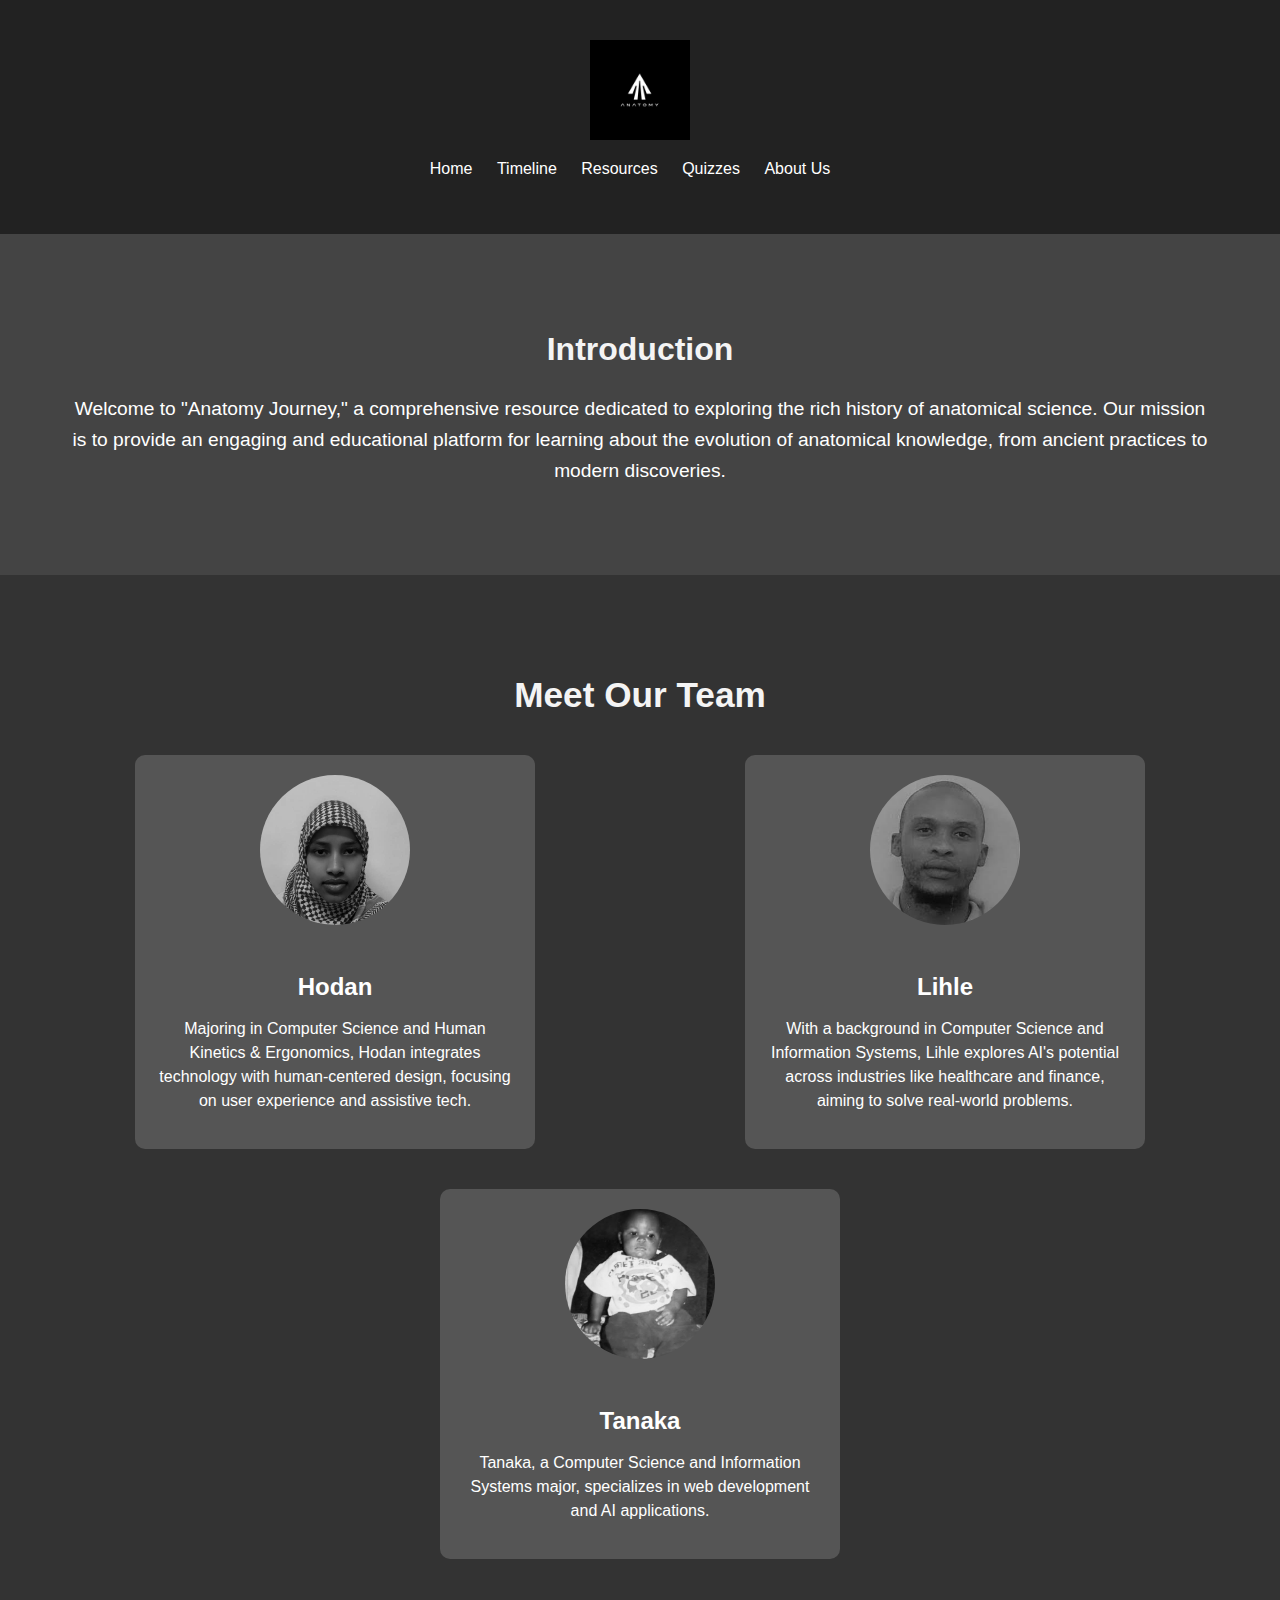
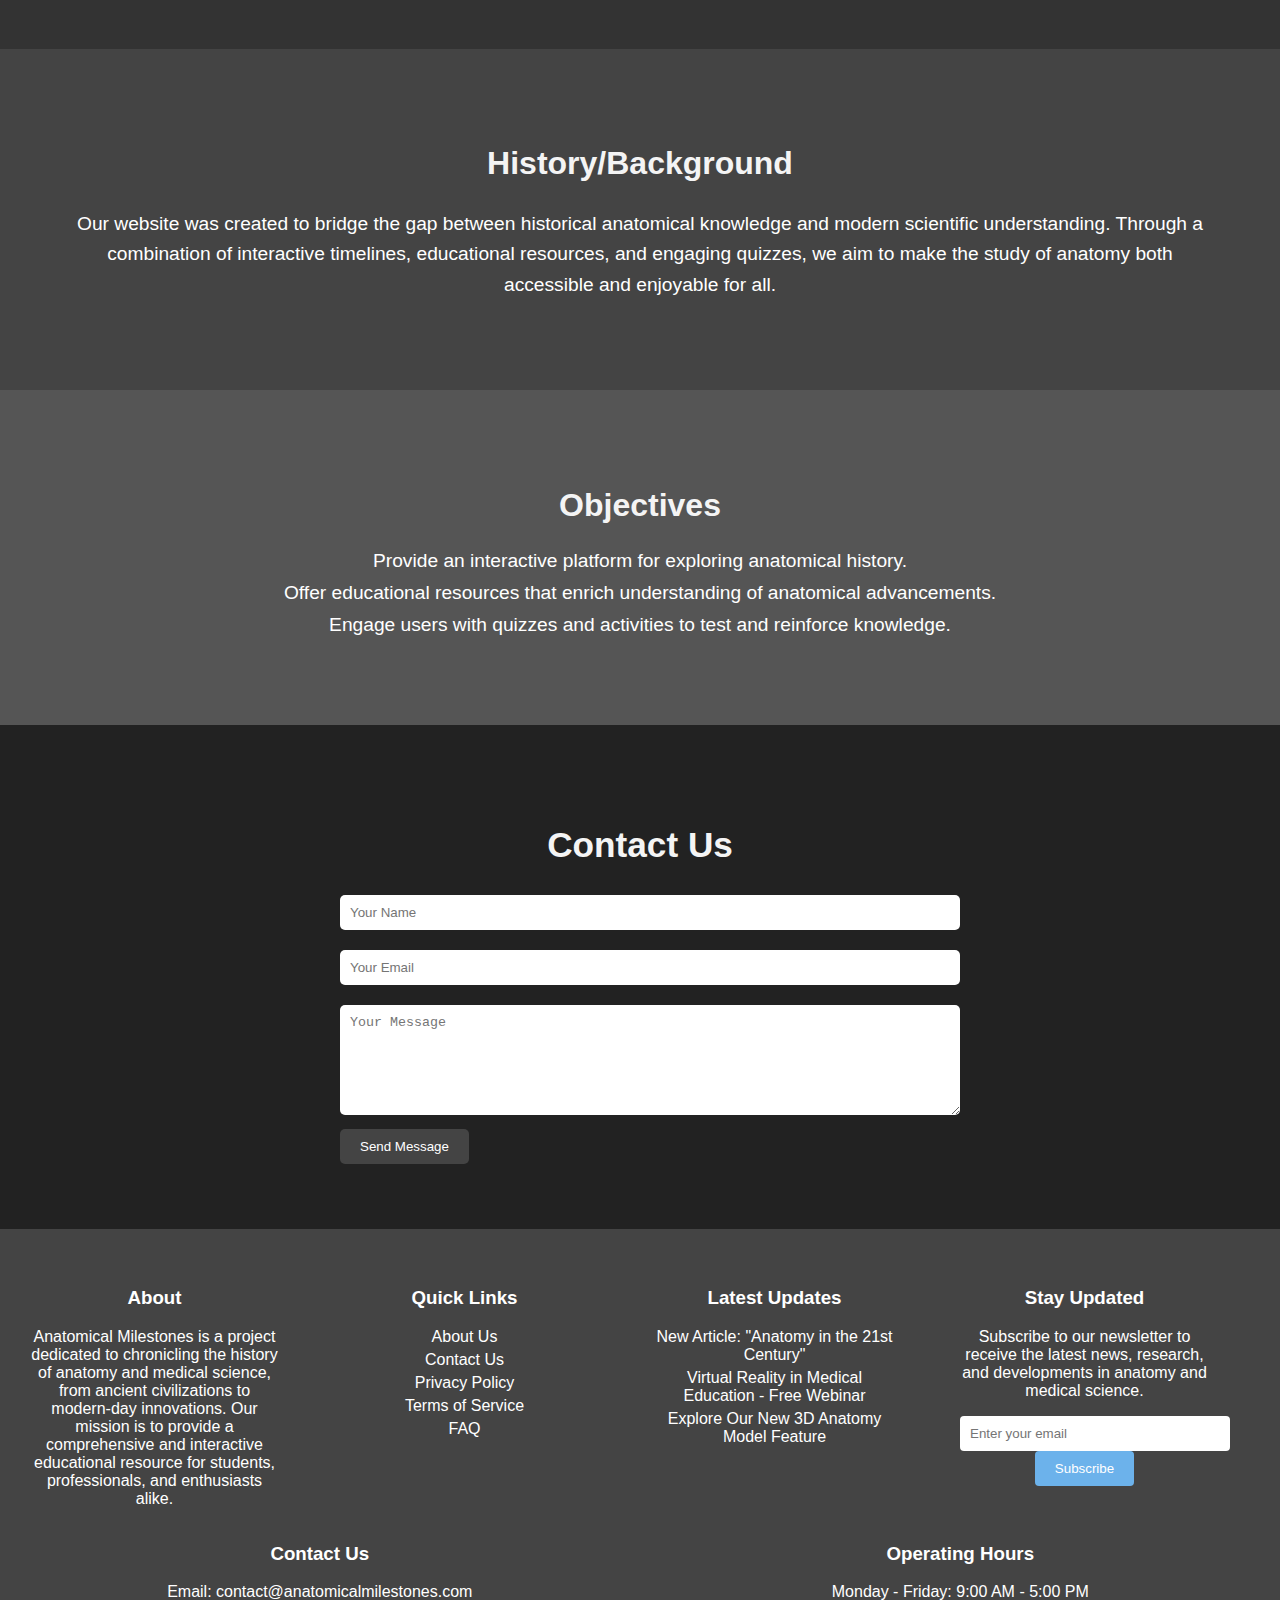
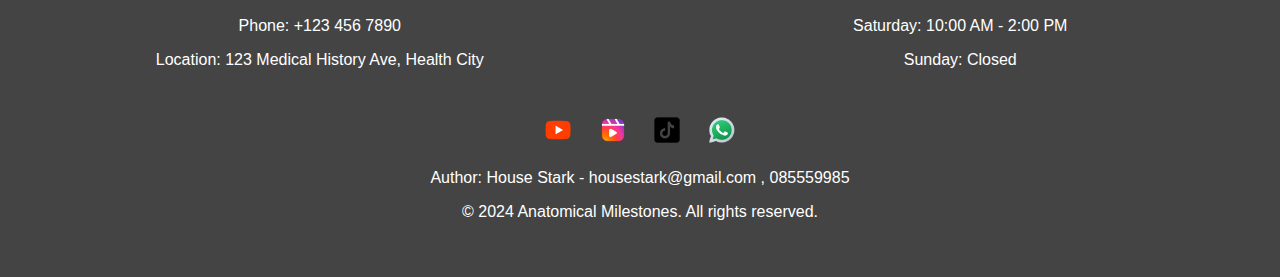
<file: About.html>
<!DOCTYPE html>
<html lang="en">
<head>
    <meta charset="UTF-8">
    <meta name="viewport" content="width=device-width, initial-scale=1.0">
    <title>About Us - Anatomy Journey</title>
    <link rel="stylesheet" href="https://cdnjs.cloudflare.com/ajax/libs/font-awesome/4.7.0/css/font-awesome.min.css">
    <link rel="stylesheet" href="about.css">
    <link rel="stylesheet" href="footer.css">
    <style>
        body {
            font-family: Arial, sans-serif;
            margin: 0;
            padding: 0;
            color: #333;
            overflow-x: hidden;
        }

        header {
            background-color: #222;
            padding: 20px;
            color: #fff;
            text-align: center;
        }

        nav ul {
            list-style-type: none;
            padding: 0;
        }

        nav ul li {
            display: inline-block;
            margin-right: 20px;
        }

        nav ul li a {
            color: #fff;
            text-decoration: none;
        }
        nav ul li a:hover {
    background-color: gray;
}
       h2 {
            font-size: 2rem;
            color: #f4f4f4;
        }

        .container {
            max-width: 1200px;
            margin: 0 auto;
            padding: 20px;
        }

        .intro {
            background-color: #444;
            color: #fff;
            padding: 50px;
            text-align: center;
        }

        .intro p {
            font-size: 1.2rem;
            line-height: 1.6;
        }

        .team {
            background-color: #333;
            color: #fff;
            padding: 50px 0;
        }

        .team h2 {
            text-align: center;
            margin-bottom: 40px;
            font-size: 2.2rem;
        }

        .team .cards {
            display: flex;
            justify-content: space-around;
            flex-wrap: wrap;
            gap: 20px;
        }

        .team .card {
            background-color: #555;
            width: 30%;
            margin-bottom: 20px;
            padding: 20px;
            text-align: center;
            border-radius: 10px;
            transition: transform 0.3s ease;
        }

        .team .card img {
            border-radius: 50%;
            width: 150px;
            height: 150px;
            object-fit: cover;
            margin-bottom: 20px;
        }

        .team .card h3 {
            margin-bottom: 10px;
            font-size: 1.5rem;
        }

        .team .card p {
            font-size: 1rem;
            line-height: 1.5;
        }

        .team .card:hover {
            transform: scale(1.05);
        }

        .history {
            background-color: #444;
            color: #fff;
            padding: 50px;
            text-align: center;
        }

        .history p {
            font-size: 1.2rem;
            line-height: 1.6;
        }

        .objectives {
            background-color: #555;
            color: #fff;
            padding: 50px;
            text-align: center;
        }

        .objectives ul {
            list-style: none;
            padding: 0;
            font-size: 1.2rem;
        }

        .objectives li {
            margin-bottom: 10px;
        }

        .contact {
            background-color: #222;
            color: #fff;
            padding: 50px;
            text-align: center;
        }

        .contact h2 {
            font-size: 2.2rem;
            margin-bottom: 20px;
        }

        .contact-form {
            max-width: 600px;
            margin: 0 auto;
            text-align: left;
        }

        .contact-form input, 
        .contact-form textarea {
            width: 100%;
            padding: 10px;
            margin: 10px 0;
            border-radius: 5px;
            border: none;
        }

        .contact-form button {
            background-color: #444;
            color: #fff;
            padding: 10px 20px;
            border: none;
            border-radius: 5px;
            cursor: pointer;
            transition: background-color 0.3s ease;
        }

        .contact-form button:hover {
            background-color: #555;
        }

        footer {
            background-color: #111;
            color: #fff;
            padding: 20px;
            text-align: center;
        }

        .social-icons img {
            width: 30px;
            margin: 0 10px;
        }
    </style>
</head>
<body>
    <!-- Header Section -->
    <header>
        <div class="container">
            <a href="Index.html"><img  src="anatomylogo1.png" alt="logo" width="100px" height="100px"></a>
            <nav>
                <ul>
                    <li><a href="index.html">Home</a></li>
                    <li><a href="anatomicalTimelines.html">Timeline</a></li>
                    <li><a href="Resources.html">Resources</a></li>
                    <li><a href="quizzes.html">Quizzes</a></li>
                    <li><a href="about.html">About Us</a></li>
                </ul>
            </nav>
        </div>
    </header>

    <!-- Introduction Section -->
    <section class="intro">
        <div class="container">
            <h2>Introduction</h2>
            <p>Welcome to "Anatomy Journey," a comprehensive resource dedicated to exploring the rich history of anatomical science. Our mission is to provide an engaging and educational platform for learning about the evolution of anatomical knowledge, from ancient practices to modern discoveries.</p>
        </div>
    </section>

    <!-- Meet Our Team Section -->
    <section class="team">
        <div class="container">
            <h2>Meet Our Team</h2>
            <div class="cards">
                <div class="card">
                    <img src="Hodan.jpg" alt="Hodan">
                    <h3>Hodan</h3>
                    <p>Majoring in Computer Science and Human Kinetics & Ergonomics, Hodan integrates technology with human-centered design, focusing on user experience and assistive tech.</p>
                </div>
                <div class="card">
                    <img src="Lihle.jpg" alt="Lihle">
                    <h3>Lihle</h3>
                    <p>With a background in Computer Science and Information Systems, Lihle explores AI's potential across industries like healthcare and finance, aiming to solve real-world problems.</p>
                </div>
                <div class="card">
                    <img src="Tanaka.jpg" alt="Tanaka">
                    <h3>Tanaka</h3>
                    <p>Tanaka, a Computer Science and Information Systems major, specializes in web development and AI applications.</p>
                </div>
            </div>
        </div>
    </section>

    <!-- History Section -->
    <section class="history">
        <div class="container">
            <h2>History/Background</h2>
            <p>Our website was created to bridge the gap between historical anatomical knowledge and modern scientific understanding. Through a combination of interactive timelines, educational resources, and engaging quizzes, we aim to make the study of anatomy both accessible and enjoyable for all.</p>
        </div>
    </section>

    <!-- Objectives Section -->
    <section class="objectives">
        <div class="container">
            <h2>Objectives</h2>
            <ul>
                <li>Provide an interactive platform for exploring anatomical history.</li>
                <li>Offer educational resources that enrich understanding of anatomical advancements.</li>
                <li>Engage users with quizzes and activities to test and reinforce knowledge.</li>
            </ul>
        </div>
    </section>

    <!-- Contact Us Section -->
    <section class="contact">
        <div class="container">
            <h2>Contact Us</h2>
            <div id="contact"  class="contact-form">
                <form>
                    <input type="text" name="name" placeholder="Your Name" required>
                    <input type="email" name="email" placeholder="Your Email" required>
                    <textarea name="message" rows="6" placeholder="Your Message" required></textarea>
                    <button type="submit">Send Message</button>
                </form>
            </div>
           
        </div>
    </section>

   


    <!-- Footer -->
     <!-- Footer Section -->
     <footer class="footer">
        <div class="footer-container">
          <!-- About Section -->
          <div class="footer-section about-section">
            <h3>About</h3>
            <p>
              Anatomical Milestones is a project dedicated to chronicling the history of anatomy and medical science, from ancient civilizations to modern-day innovations. Our mission is to provide a comprehensive and interactive educational resource for students, professionals, and enthusiasts alike.
            </p>
          </div>
      
          <div class="separator"></div>
      
          <!-- Quick Links -->
          <div class="footer-section quick-links">
            <h3>Quick Links</h3>
            <ul>
              <li><a href="About.html">About Us</a></li>
              <li><a href="About.html#contact">Contact Us</a></li>
              <li><a href="/privacy-policy">Privacy Policy</a></li>
              <li><a href="/terms-of-service">Terms of Service</a></li>
              <li><a href="/faq">FAQ</a></li>
            </ul>
          </div>
      
          <div class="separator"></div>
      
          <!-- Latest News -->
          <div class="footer-section latest-news">
            <h3>Latest Updates</h3>
            <ul>
              <li><a href="#">New Article: "Anatomy in the 21st Century"</a></li>
              <li><a href="#">Virtual Reality in Medical Education - Free Webinar</a></li>
              <li><a href="#">Explore Our New 3D Anatomy Model Feature</a></li>
            </ul>
          </div>
      
          <div class="separator"></div>
      
          <!-- Newsletter Signup -->
          <div class="footer-section newsletter-signup">
            <h3>Stay Updated</h3>
            <p>Subscribe to our newsletter to receive the latest news, research, and developments in anatomy and medical science.</p>
            <form action="#" method="post">
              <input type="email" placeholder="Enter your email" required>
              <button type="submit">Subscribe</button>
            </form>
          </div>
      
          <div class="separator"></div>
      
          <!-- Contact Info -->
          <div class="footer-section contact-info">
            <h3>Contact Us</h3>
            <p>Email: contact@anatomicalmilestones.com</p>
            <p>Phone: +123 456 7890</p>
            <p>Location: 123 Medical History Ave, Health City</p>
          </div>
      
          <div class="separator"></div>
      
          <!-- Operating Hours -->
          <div class="footer-section operating-hours">
            <h3>Operating Hours</h3>
            <p>Monday - Friday: 9:00 AM - 5:00 PM</p>
            <p>Saturday: 10:00 AM - 2:00 PM</p>
            <p>Sunday: Closed</p>
          </div>
        </div>
      
        <!-- Social Media & Author Info -->
        <div class="social-icons">
          <a href="https://youtu.be/uBGl2BujkPQ?t=5"><img src="youtube.png" alt="YouTube Icon"></a>
          <a href="https://www.instagram.com/?hl=en"><img src="instagram.png" alt="Instagram Icon"></a>
          <a href="https://www.tiktok.com/?lang=en"><img src="tiktok.png" alt="TikTok Icon"></a>
          <a href="https://www.whatsapp.com/"><img src="whatsapp.png" alt="WhatsApp Icon"></a>
        </div>
      
        <p class="author-info">Author: House Stark - housestark@gmail.com , 085559985</p>
        <p>&copy; 2024 Anatomical Milestones. All rights reserved.</p>
      </footer>
      
</body>
</html>
</file>
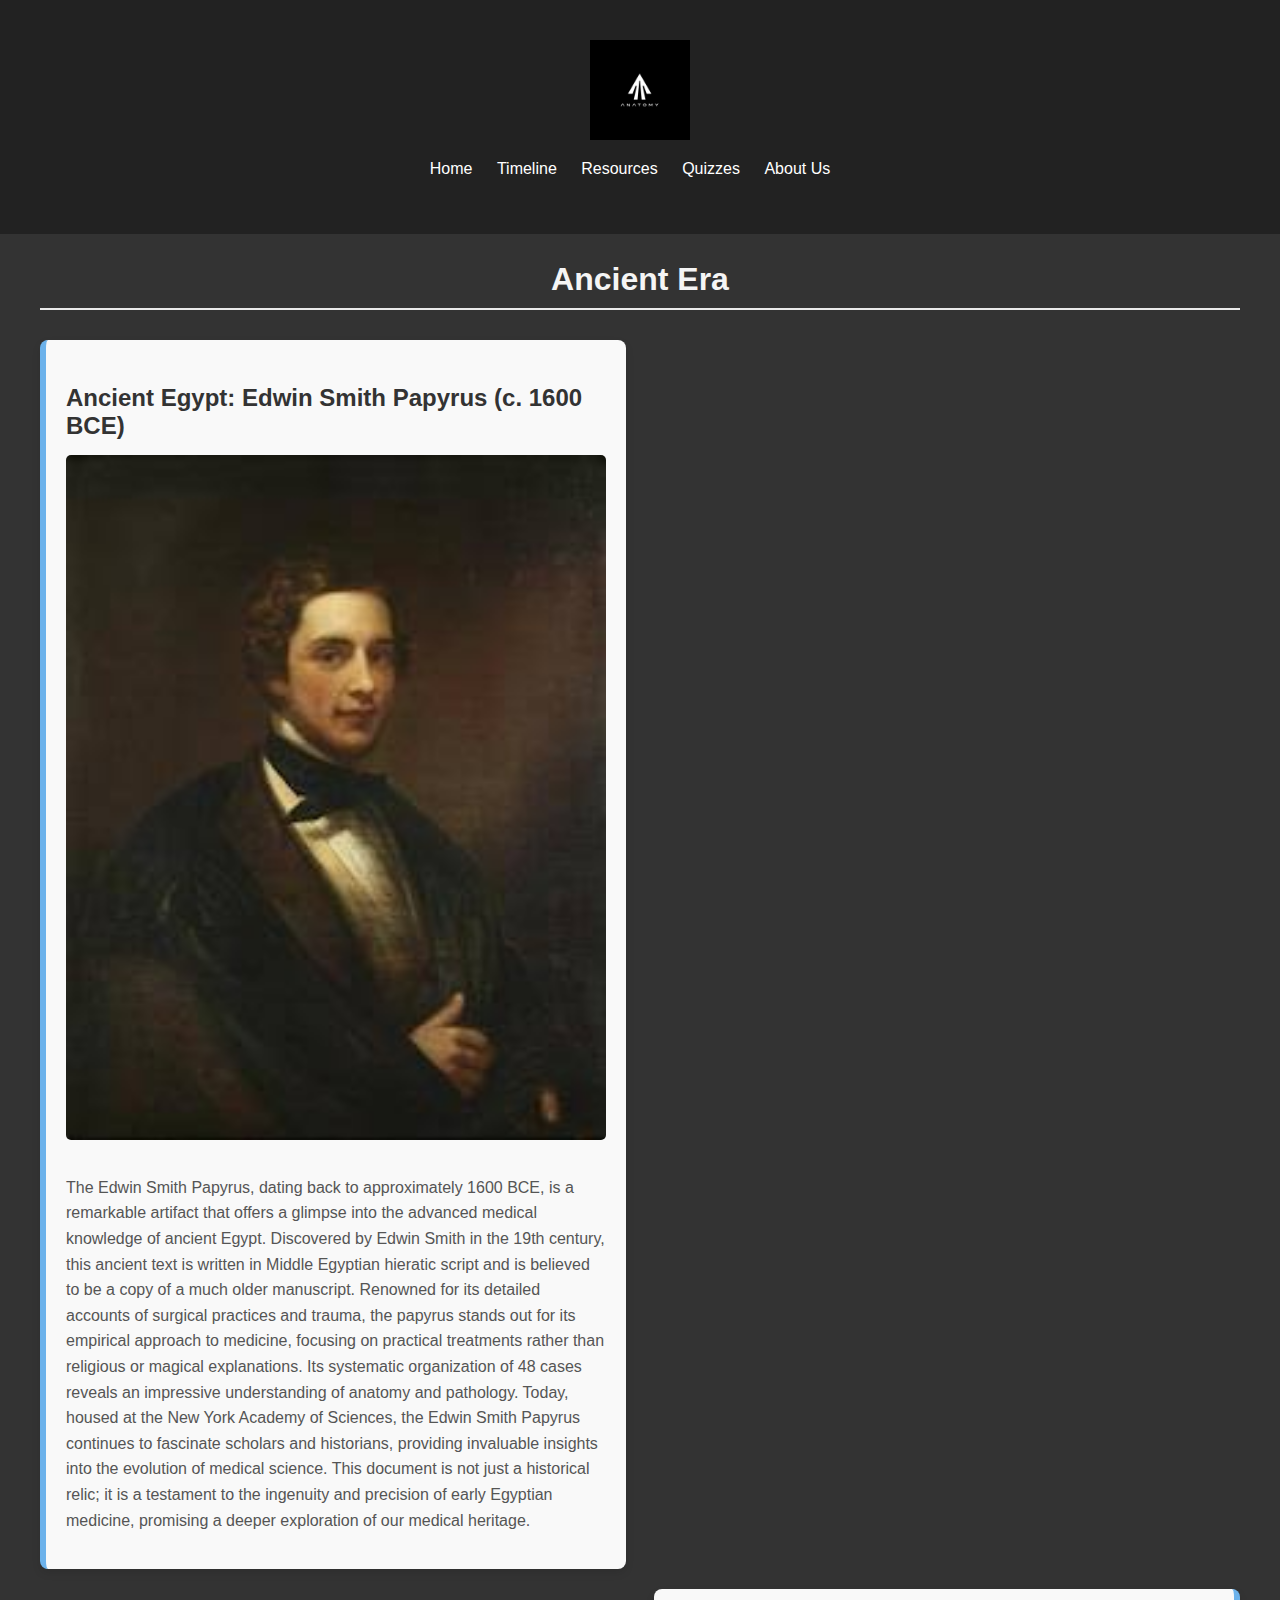
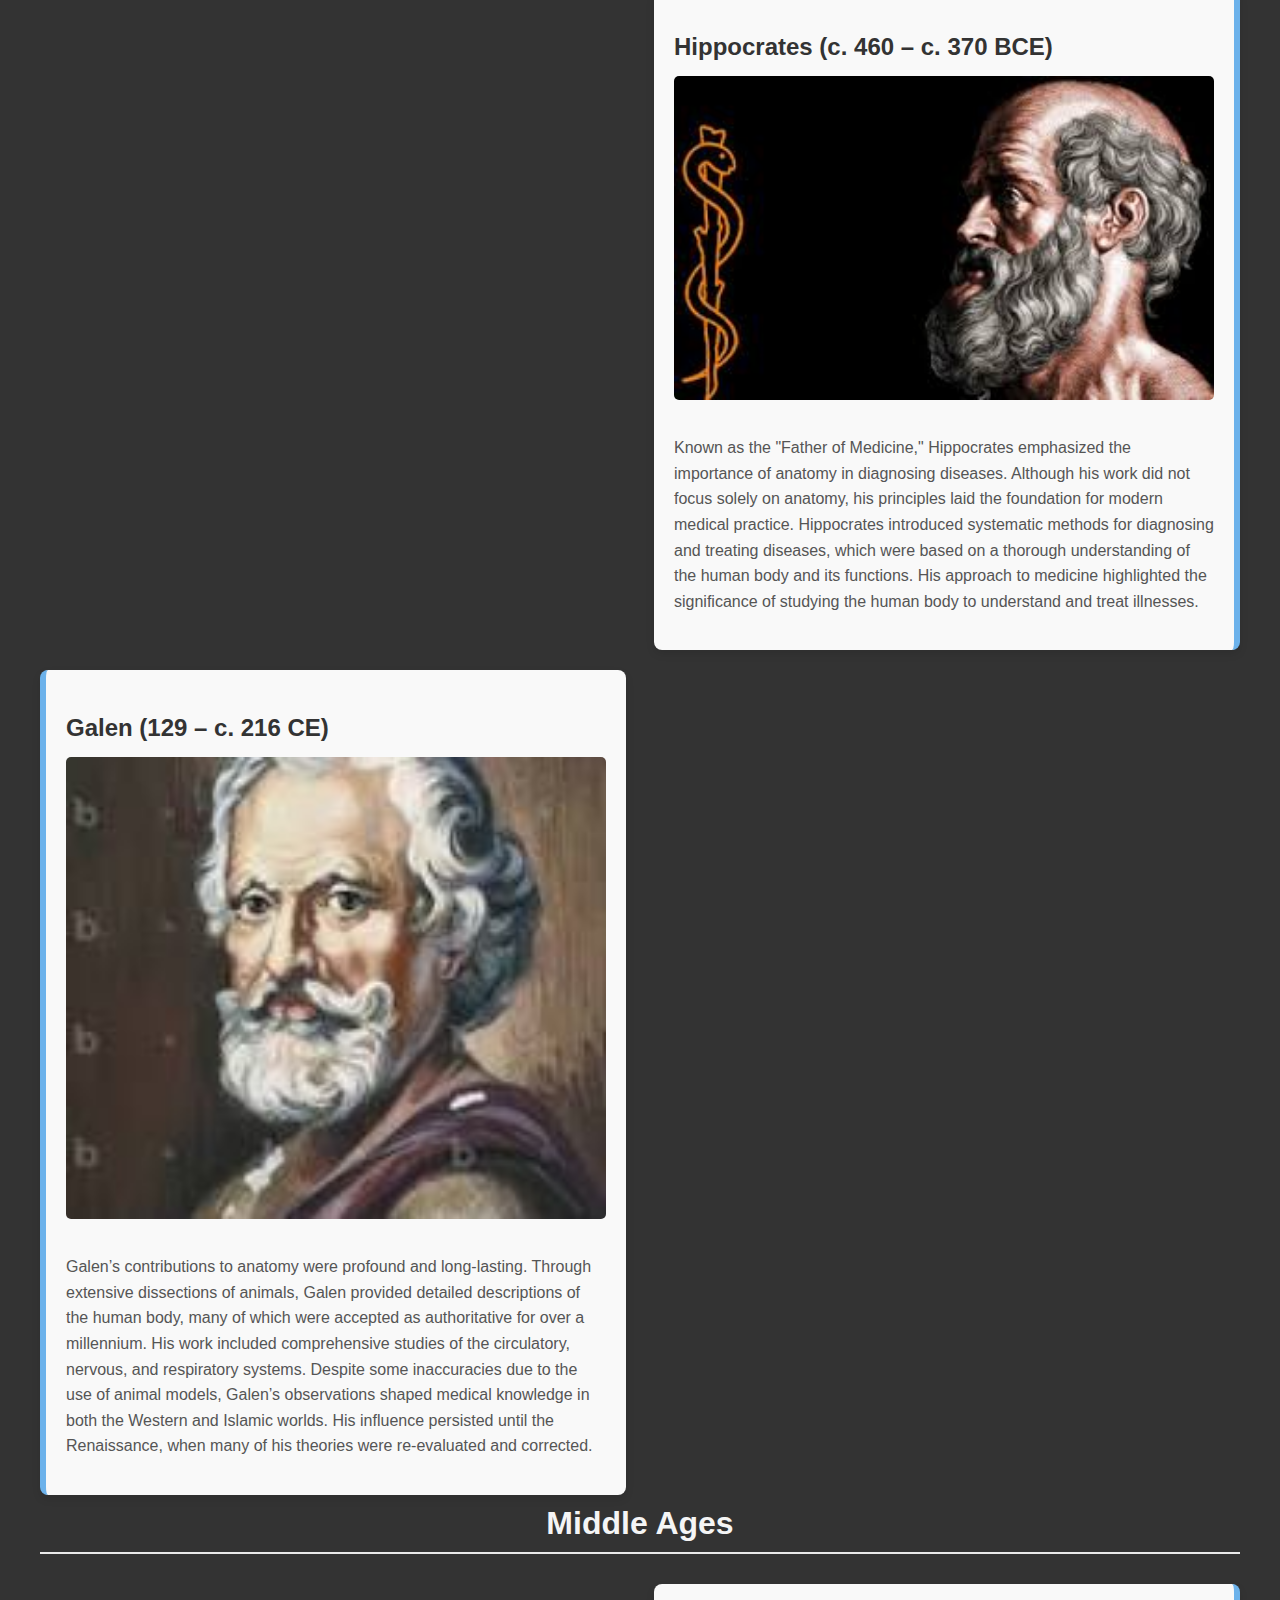
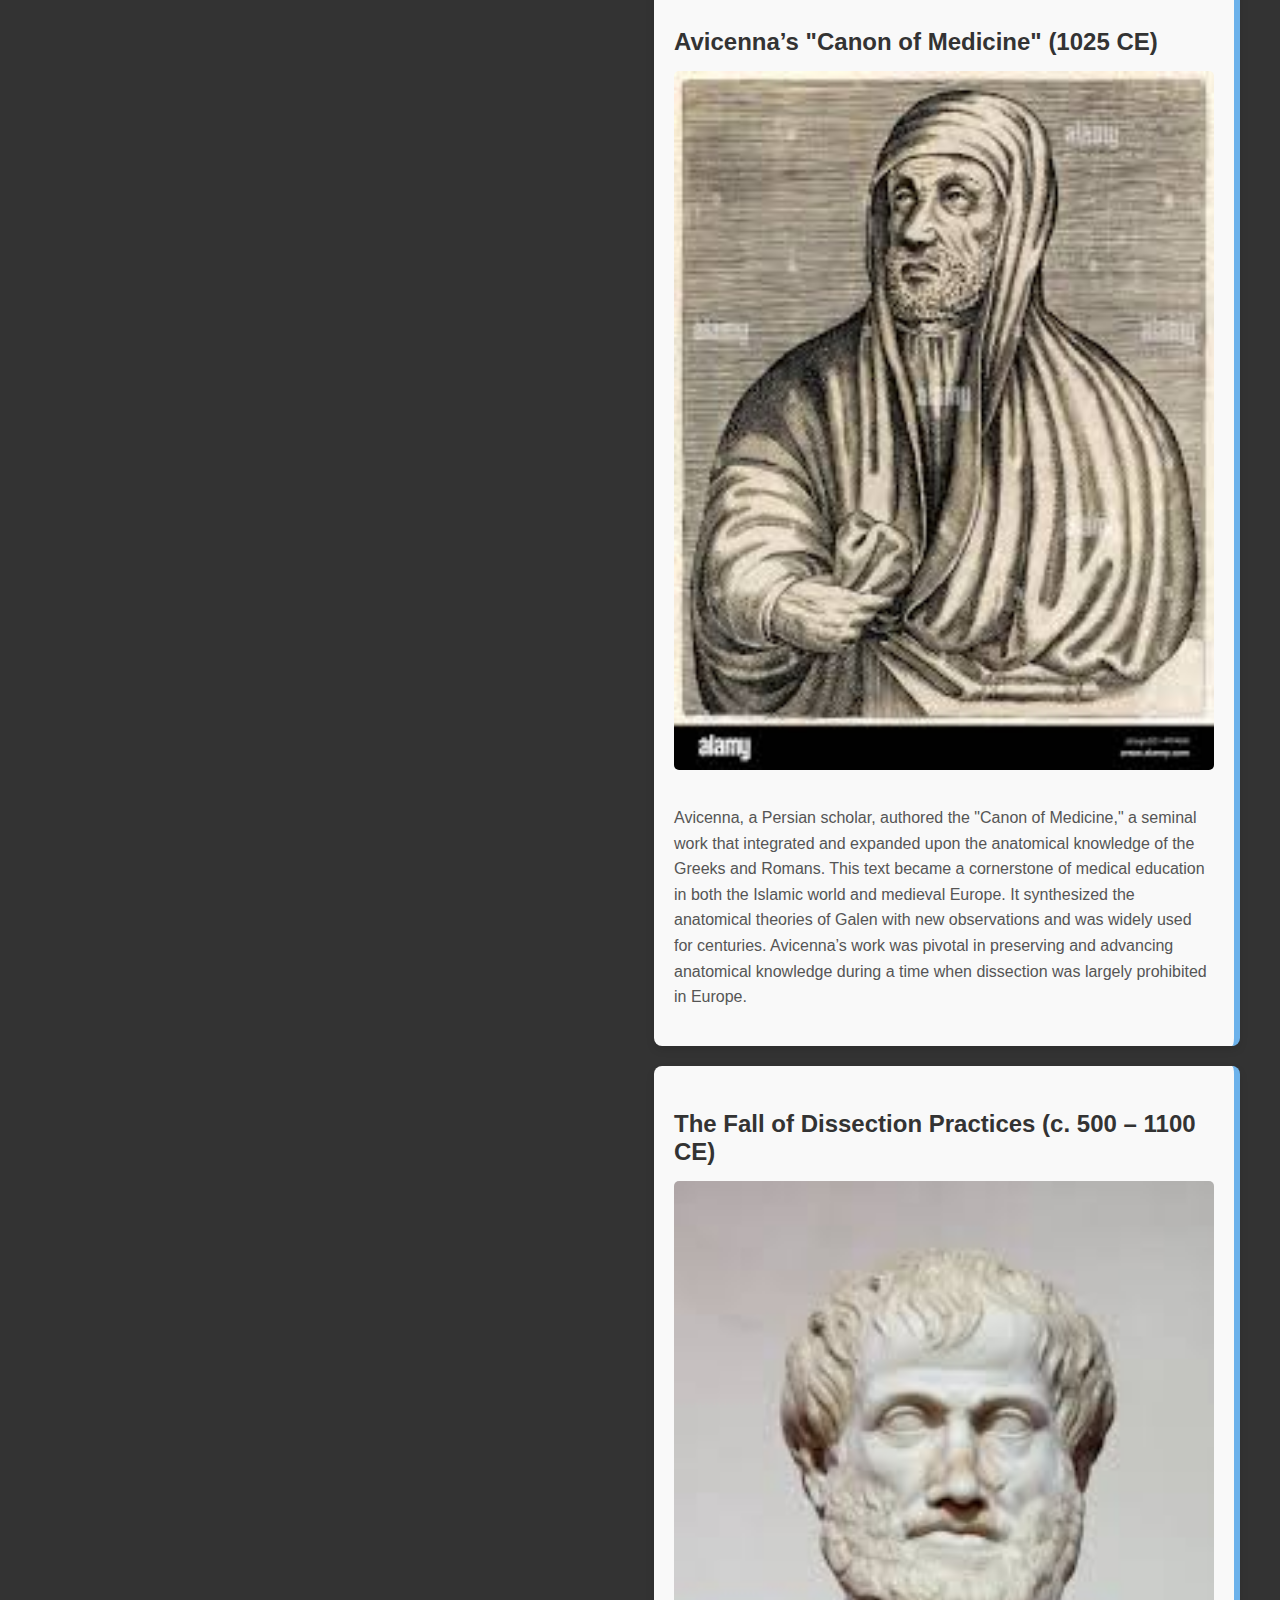
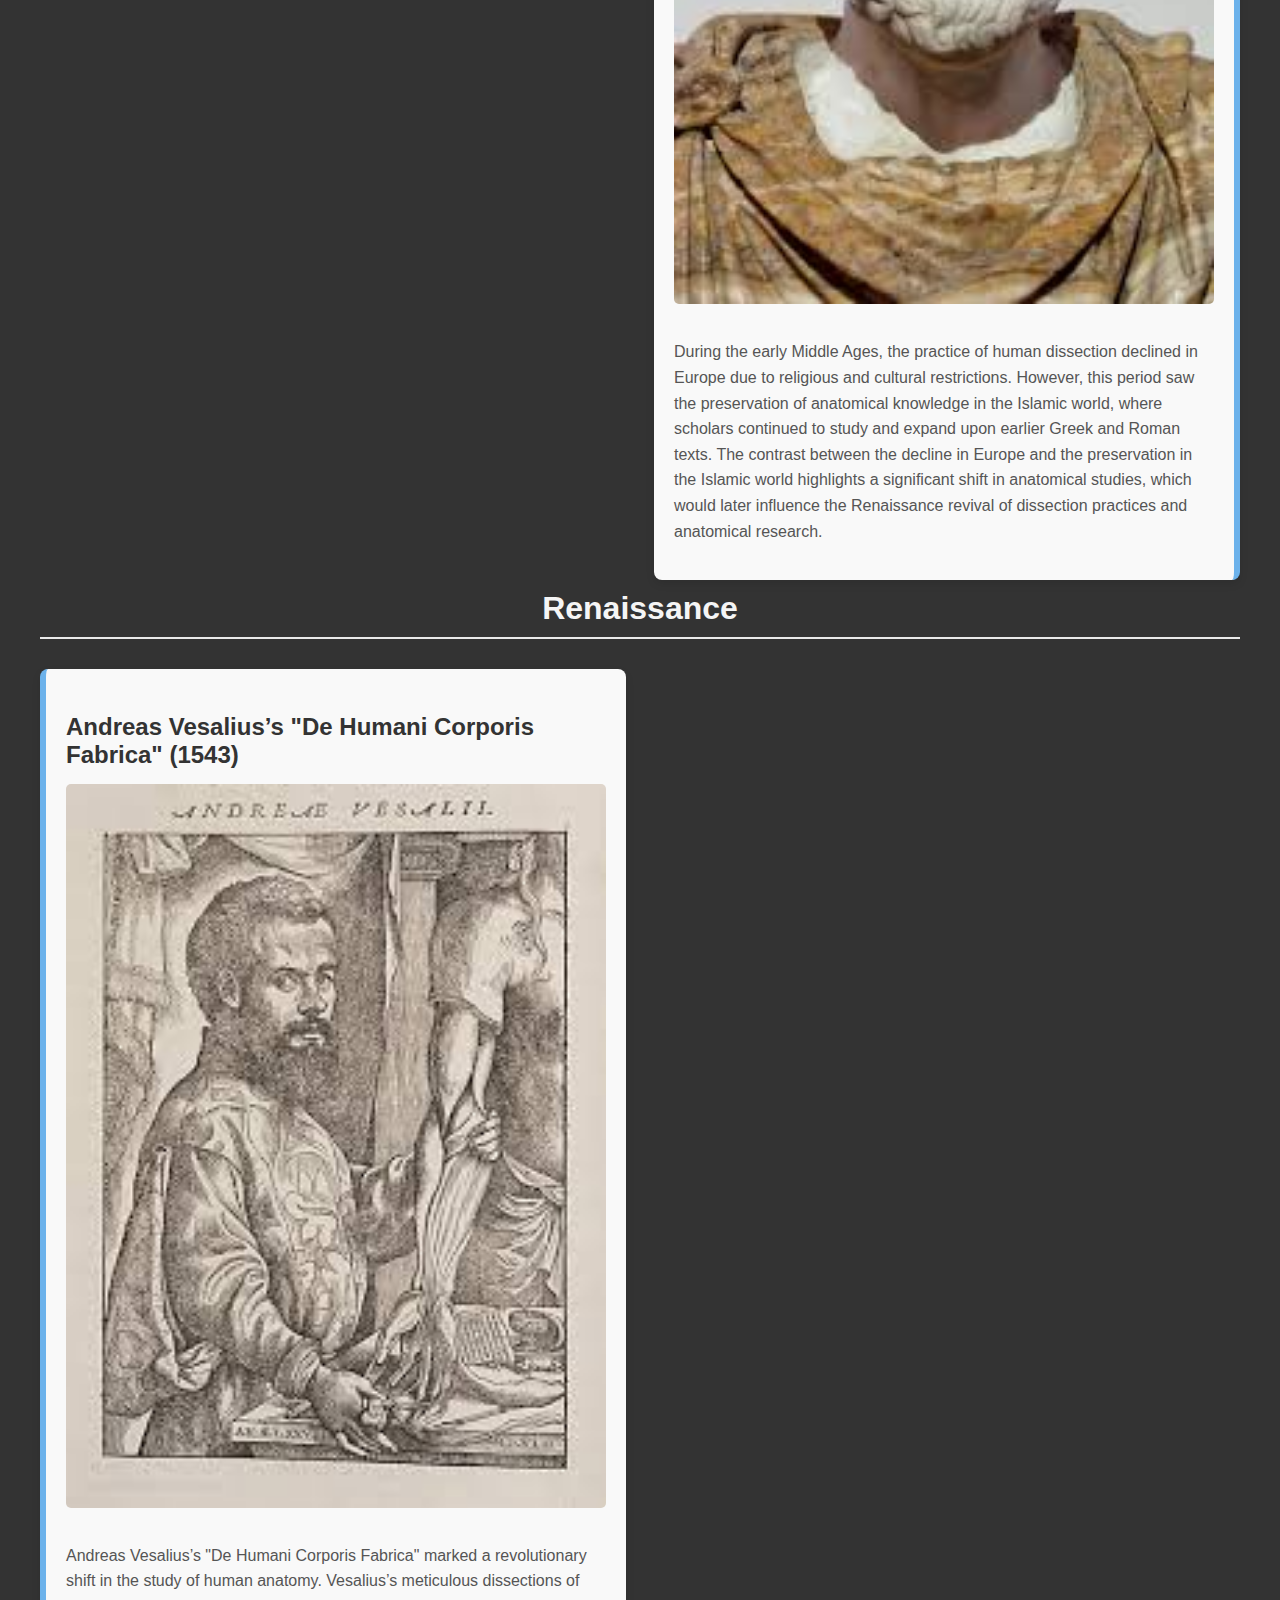
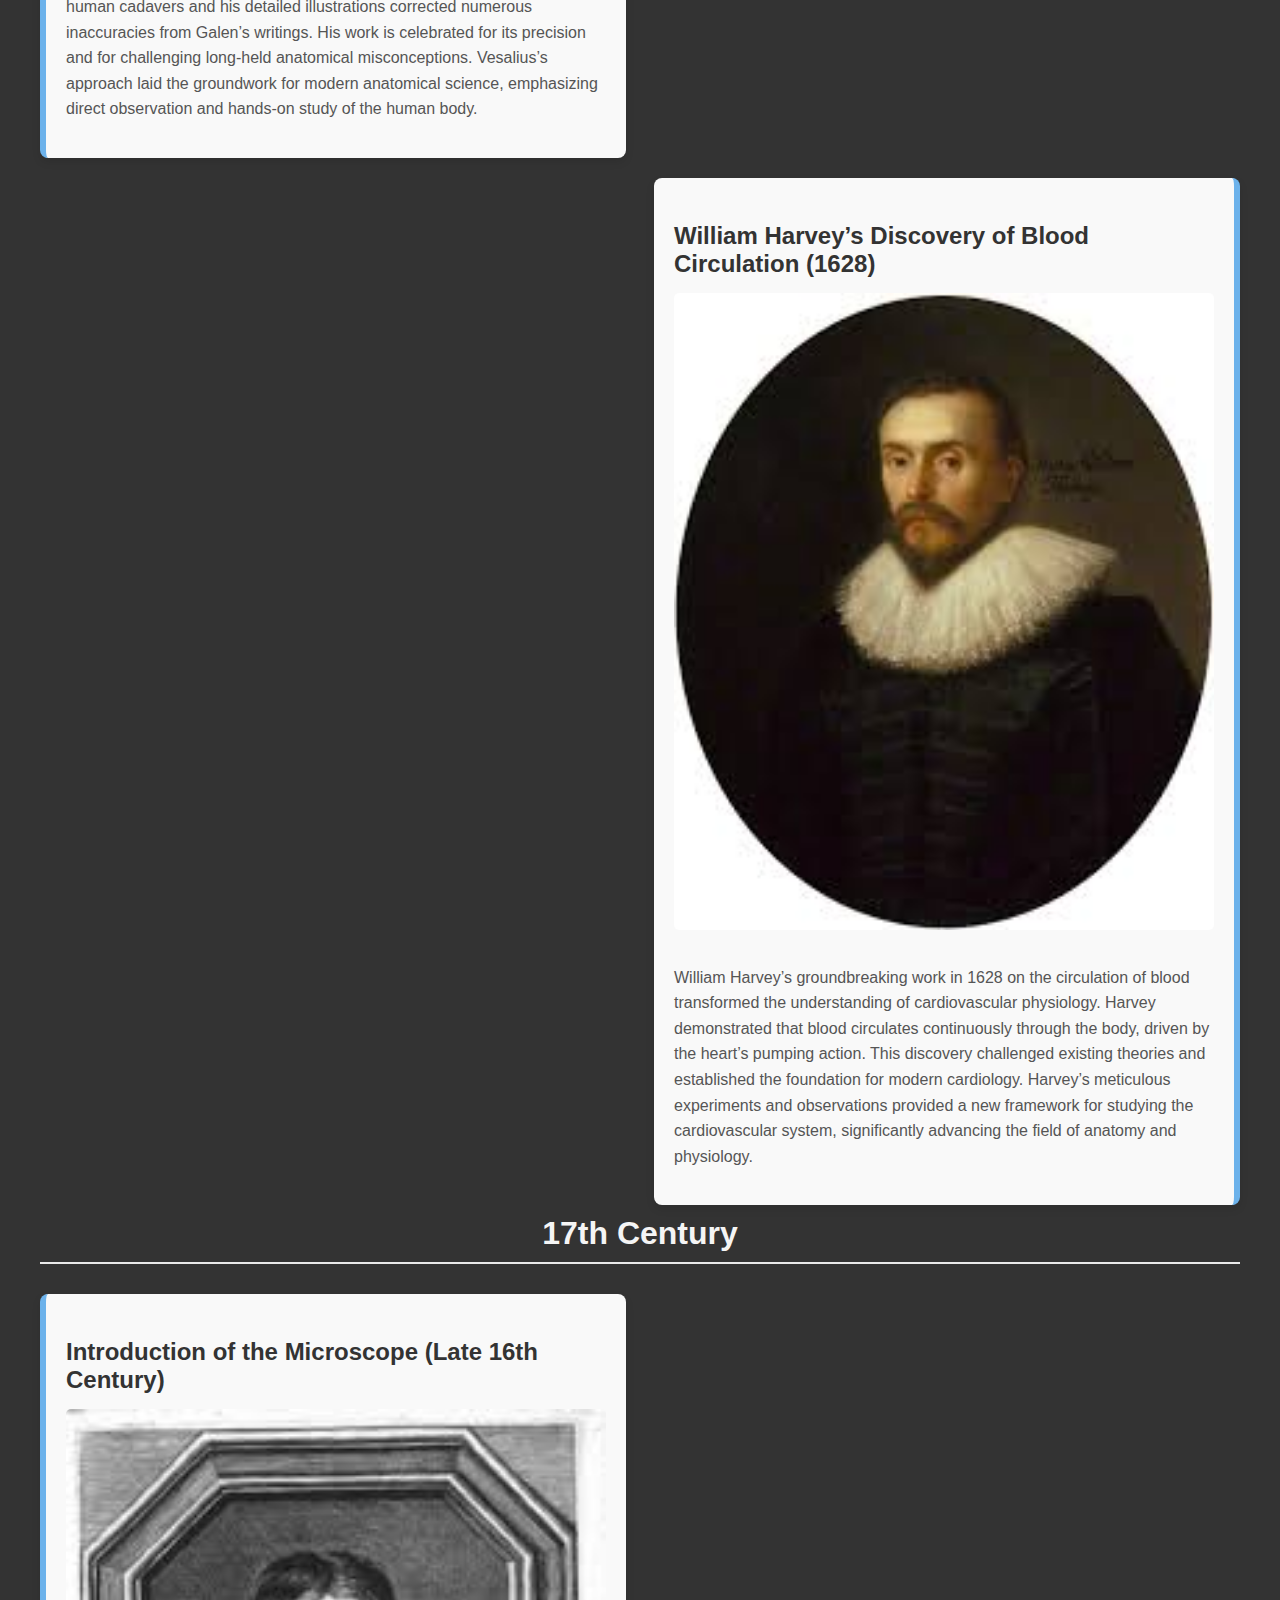
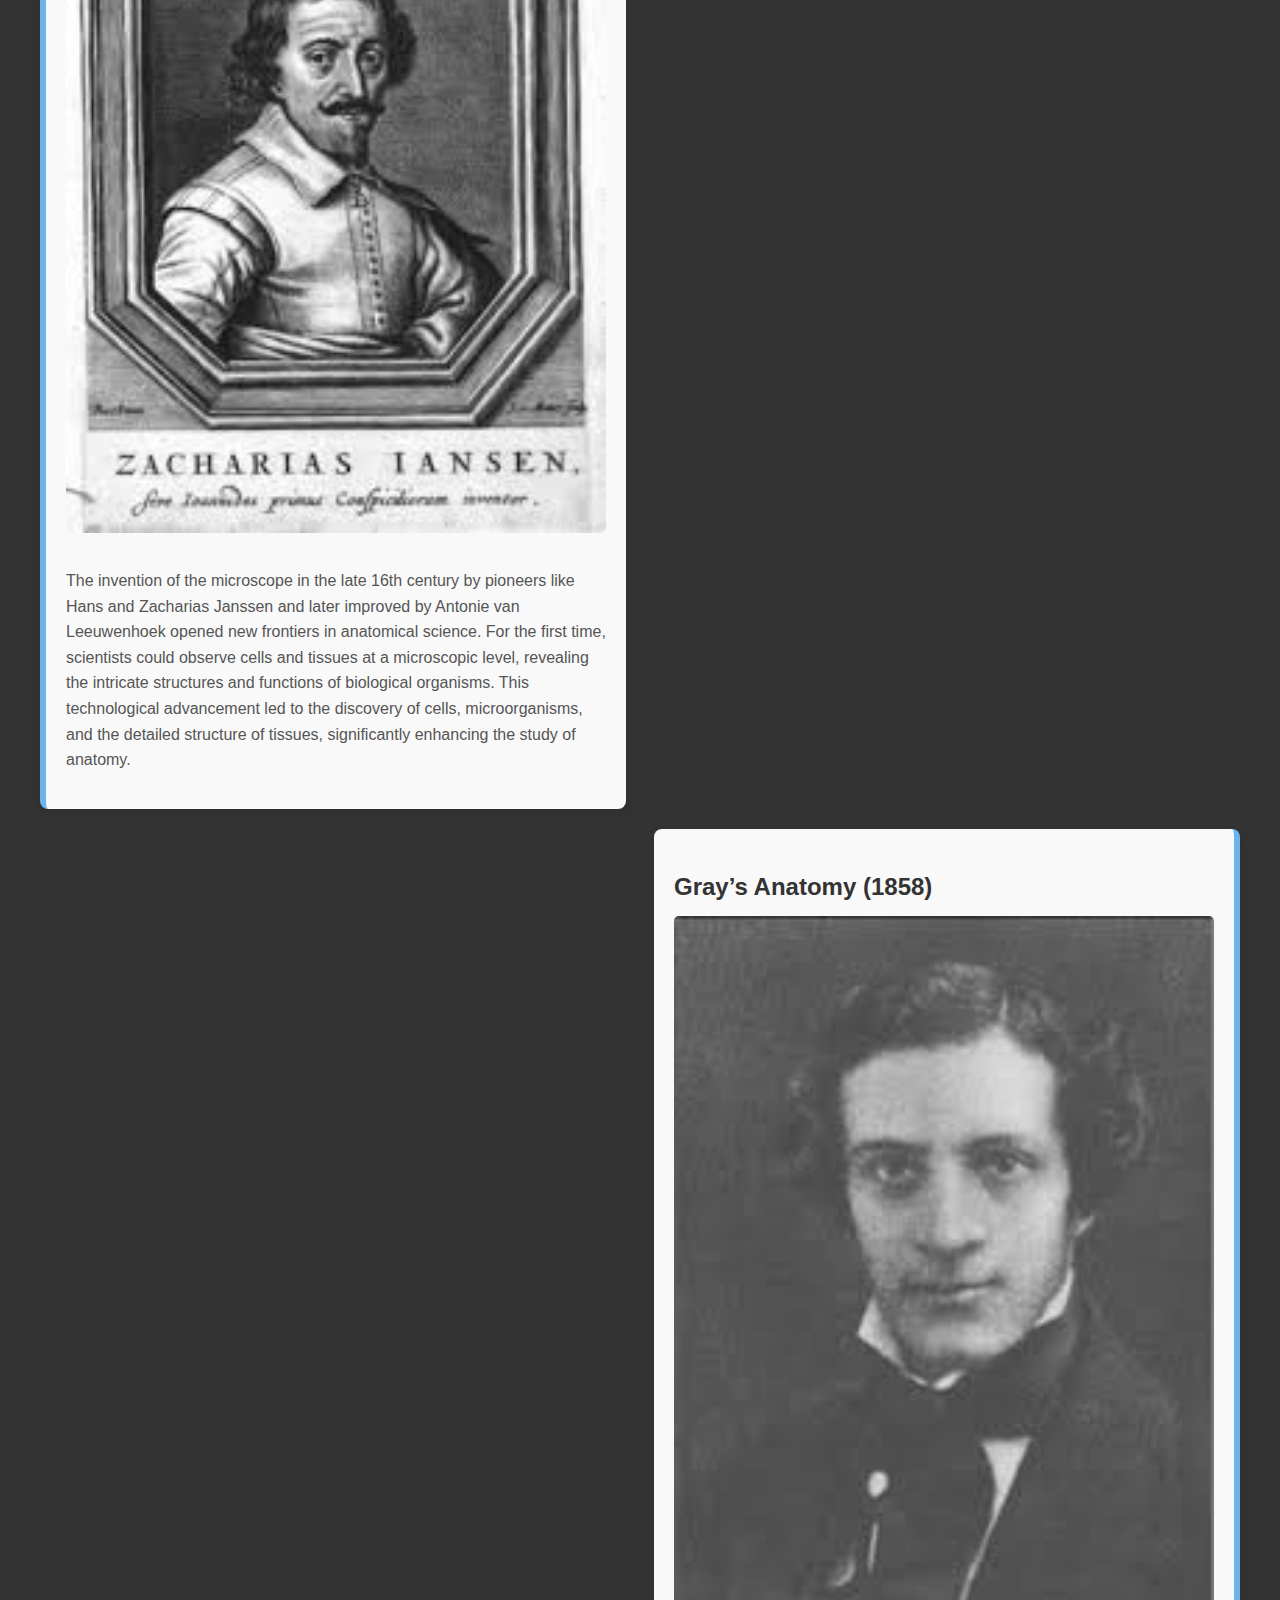
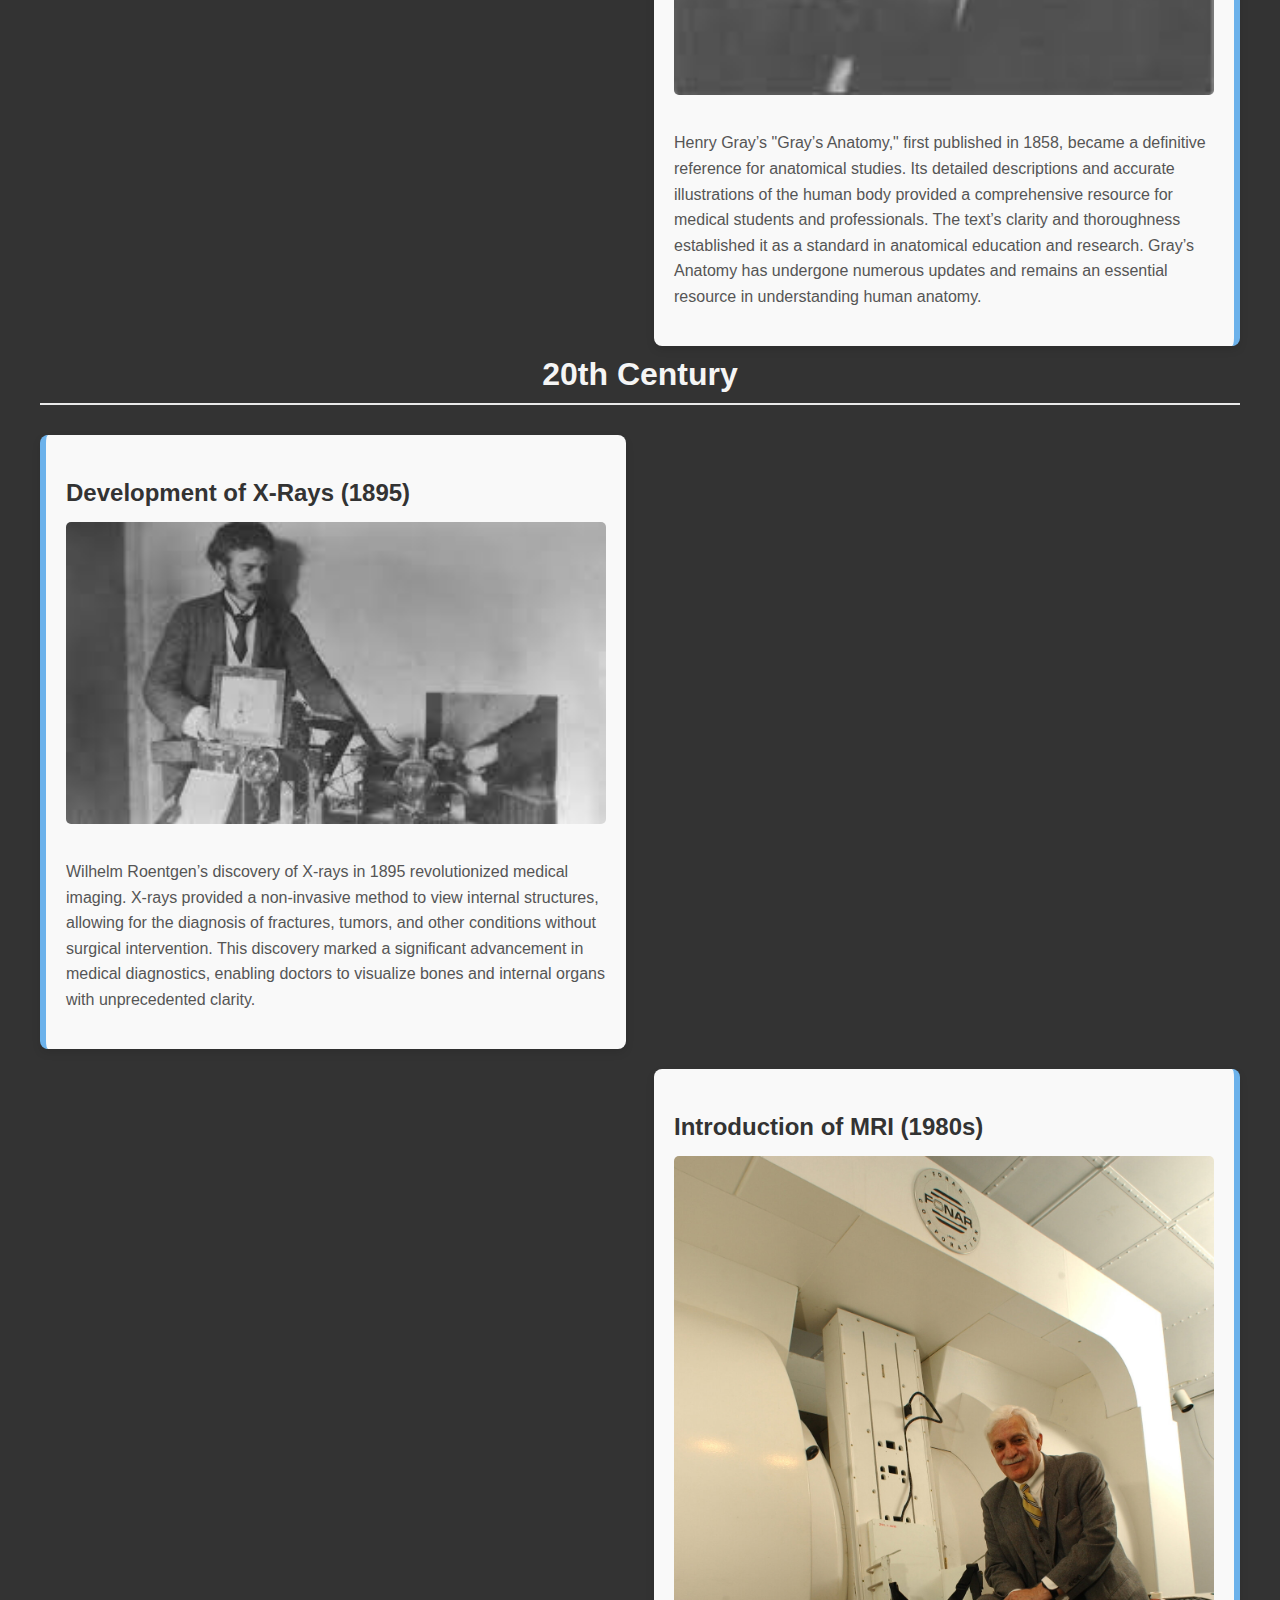
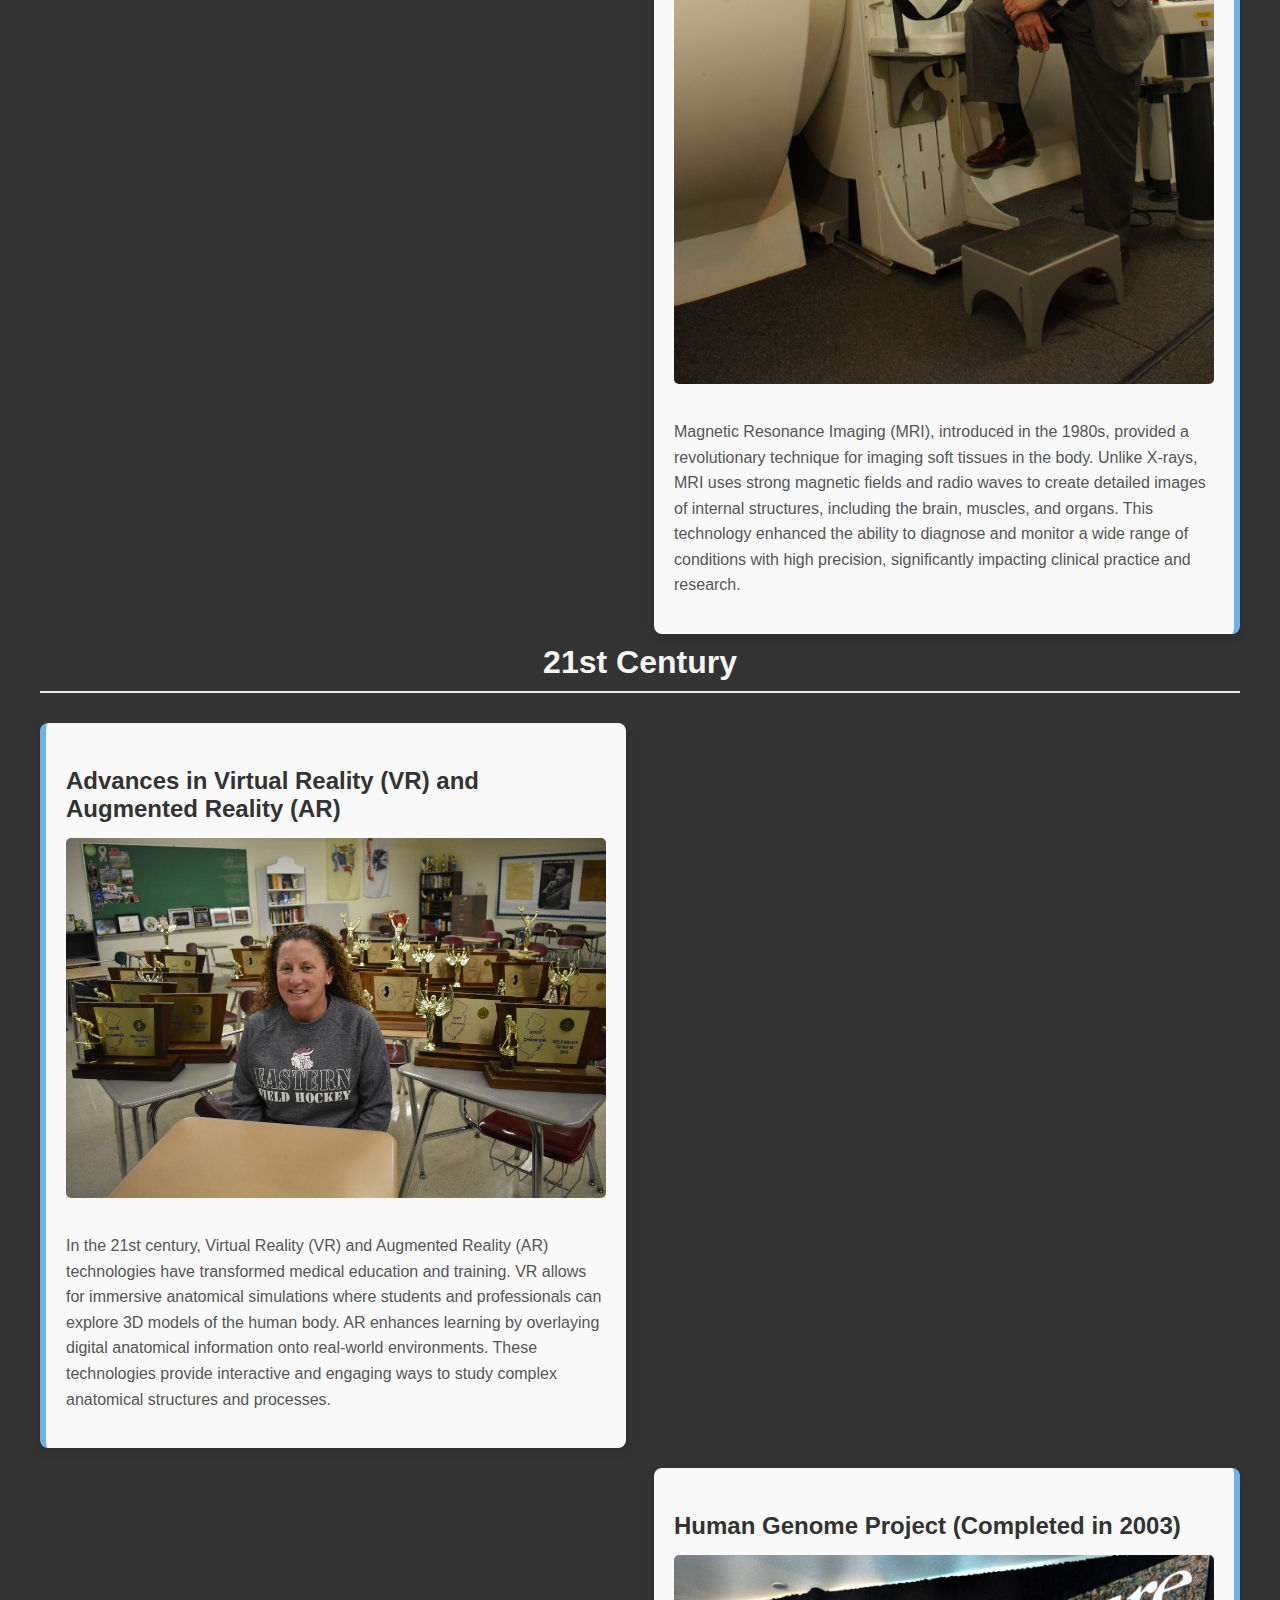
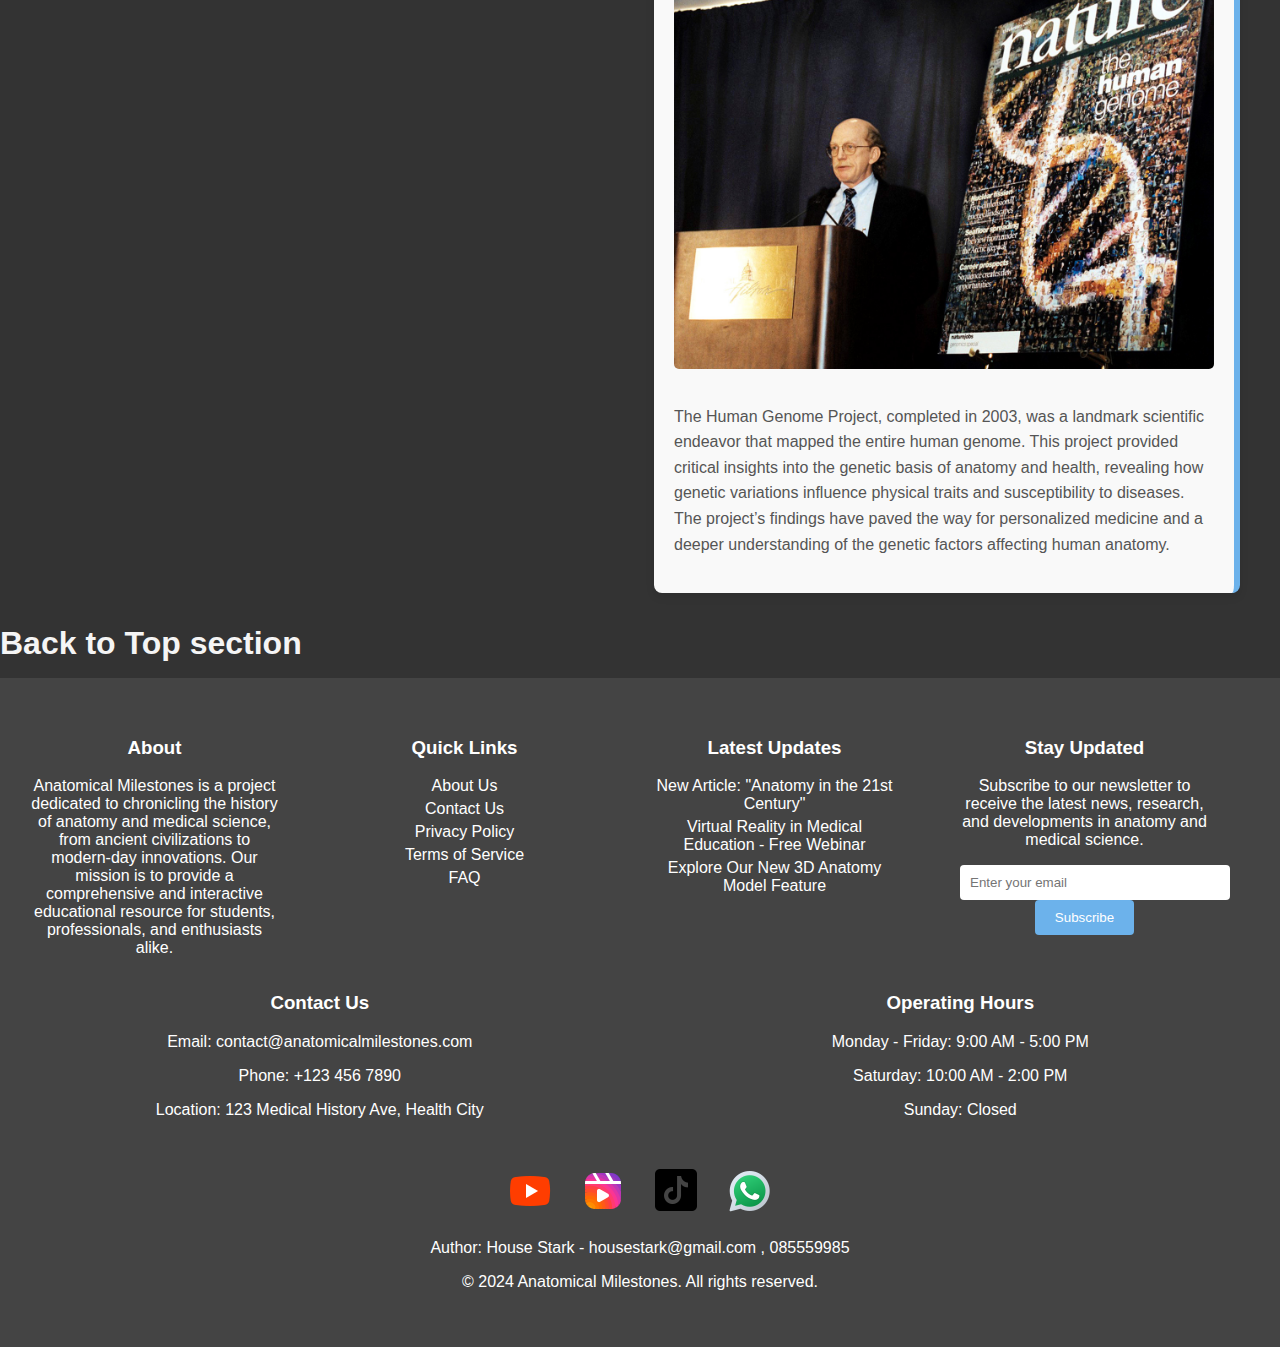
<file: anatomicalTimelines.html>
<!DOCTYPE html>
<html lang="en">
<head>
    <meta charset="UTF-8">
    <meta name="viewport" content="width=device-width, initial-scale=1.0">
    <title>Anatomical Timeline - Anatomy Journey</title>
    <link rel="stylesheet" href="https://cdnjs.cloudflare.com/ajax/libs/font-awesome/4.7.0/css/font-awesome.min.css">
    <link rel="stylesheet" href="anatomicalTimelines.css">
    <link rel="stylesheet" href="footer.css">
</head>
<body>

    <!-- Header Section -->
    <header>
        <div class="header">
            <a href="Index.html"><img  src="anatomylogo1.png" alt="logo" width="100px" height="100px"></a>
            <nav>
                <ul>
                    <li><a href="index.html">Home</a></li>
                    <li><a href="anatomicalTimelines.html">Timeline</a></li>
                    <li><a href="Resources.html">Resources</a></li>
                    <li><a href="quizzes.html">Quizzes</a></li>
                    <li><a href="about.html">About Us</a></li>
                </ul>
            </nav>
        </div>
    </header>

    <!-- Main Content Section -->
    <section id="timeline" class="timeline">
        <!-- Ancient Era -->
        <div >
            <h2>Ancient Era</h2>

            <!-- Edwin Smith Papyrus -->
            <div class="container left">
               
                <h3>Ancient Egypt: Edwin Smith Papyrus (c. 1600 BCE)</h3>
                <img src="edwin_smith_papyrus.jpg" alt="Edwin Smith Papyrus" width="600">
                <p >
                    The Edwin Smith Papyrus, dating back to approximately 1600 BCE, is a remarkable artifact that offers a glimpse into the advanced medical knowledge of ancient Egypt. 
                    Discovered by Edwin Smith in the 19th century, this ancient text is written in Middle Egyptian hieratic script and is believed to be a copy of a much older manuscript. 
                    Renowned for its detailed accounts of surgical practices and trauma, the papyrus stands out for its empirical approach to medicine, focusing on practical treatments rather than religious or magical explanations. 
                    Its systematic organization of 48 cases reveals an impressive understanding of anatomy and pathology. Today, housed at the New York Academy of Sciences, the Edwin Smith Papyrus continues to fascinate scholars and historians, providing invaluable insights into the evolution of medical science. 
                    This document is not just a historical relic; it is a testament to the ingenuity and precision of early Egyptian medicine, promising a deeper exploration of our medical heritage.
                </p>
              
            </div>

            <!-- Hippocrates -->
            <div class="container right">
                <h3>Hippocrates (c. 460 – c. 370 BCE)</h3>
                <img src="hippo.jpg" alt="Bust of Hippocrates" width="600">
                <p>Known as the "Father of Medicine," Hippocrates emphasized the importance of anatomy in diagnosing diseases. Although his work did not focus solely on anatomy, his principles laid the foundation for modern medical practice. Hippocrates introduced systematic methods for diagnosing and treating diseases, which were based on a thorough understanding of the human body and its functions. His approach to medicine highlighted the significance of studying the human body to understand and treat illnesses.</p>
            </div>

            <!-- Galen -->
            <div class="container left">
                <h3>Galen (129 – c. 216 CE)</h3>
                <img src="gulen.jpg" alt="Galen Performing Dissections" width="600">
              
                    <p>Galen’s contributions to anatomy were profound and long-lasting. Through extensive dissections of animals, Galen provided detailed descriptions of the human body, many of which were accepted as authoritative for over a millennium. His work included comprehensive studies of the circulatory, nervous, and respiratory systems. Despite some inaccuracies due to the use of animal models, Galen’s observations shaped medical knowledge in both the Western and Islamic worlds. His influence persisted until the Renaissance, when many of his theories were re-evaluated and corrected.</p>
                
            </div>
        </div>

        <!-- Middle Ages -->
        <div>
            <h2>Middle Ages</h2>

            <!-- Avicenna’s "Canon of Medicine" -->
            <div class="container right">
                <h3>Avicenna’s "Canon of Medicine" (1025 CE)</h3>
                <img src="canon.jpg" alt="Canon of Medicine" width="600">
             
                    <p>Avicenna, a Persian scholar, authored the "Canon of Medicine," a seminal work that integrated and expanded upon the anatomical knowledge of the Greeks and Romans. This text became a cornerstone of medical education in both the Islamic world and medieval Europe. It synthesized the anatomical theories of Galen with new observations and was widely used for centuries. Avicenna’s work was pivotal in preserving and advancing anatomical knowledge during a time when dissection was largely prohibited in Europe.</p>
                
            </div>

            <!-- The Fall of Dissection Practices -->
            <div class="container right">
                <h3>The Fall of Dissection Practices (c. 500 – 1100 CE)</h3>
                <img src="dissection.jpg" alt="Map of Dissection Practices Decline" width="600">
                <p>During the early Middle Ages, the practice of human dissection declined in Europe due to religious and cultural restrictions. However, this period saw the preservation of anatomical knowledge in the Islamic world, where scholars continued to study and expand upon earlier Greek and Roman texts. The contrast between the decline in Europe and the preservation in the Islamic world highlights a significant shift in anatomical studies, which would later influence the Renaissance revival of dissection practices and anatomical research.</p>
            </div>
        </div>

        <!-- Renaissance -->
        <div>
            <h2>Renaissance</h2>

            <!-- Andreas Vesalius’s "De Humani Corporis Fabrica" -->
            <div class="container left">
                <h3>Andreas Vesalius’s "De Humani Corporis Fabrica" (1543)</h3>
                <img src= "cobra.jpg" alt="De Humani Corporis Fabrica" width="600">
               <p>Andreas Vesalius’s "De Humani Corporis Fabrica" marked a revolutionary shift in the study of human anatomy. Vesalius’s meticulous dissections of human cadavers and his detailed illustrations corrected numerous inaccuracies from Galen’s writings. His work is celebrated for its precision and for challenging long-held anatomical misconceptions. Vesalius’s approach laid the groundwork for modern anatomical science, emphasizing direct observation and hands-on study of the human body.</p>
            </div>

            <!-- William Harvey’s Discovery of Blood Circulation -->
            <div class="container right">
                <h3>William Harvey’s Discovery of Blood Circulation (1628)</h3>
                <img src="william.jpg" alt="Diagram of Blood Circulation" width="600">
                <p>William Harvey’s groundbreaking work in 1628 on the circulation of blood transformed the understanding of cardiovascular physiology. Harvey demonstrated that blood circulates continuously through the body, driven by the heart’s pumping action. This discovery challenged existing theories and established the foundation for modern cardiology. Harvey’s meticulous experiments and observations provided a new framework for studying the cardiovascular system, significantly advancing the field of anatomy and physiology.</p>
            </div>
        </div>

        <!-- 17th to 19th Century -->
        <div>
            <h2>17th Century</h2>
            <!-- Introduction of the Microscope -->
            <div class="container left">
                <h3>Introduction of the Microscope (Late 16th Century)</h3>
                <img src="microscope.jpg" alt="Early Microscope" width="600">
                <p>The invention of the microscope in the late 16th century by pioneers like Hans and Zacharias Janssen and later improved by Antonie van Leeuwenhoek opened new frontiers in anatomical science. For the first time, scientists could observe cells and tissues at a microscopic level, revealing the intricate structures and functions of biological organisms. This technological advancement led to the discovery of cells, microorganisms, and the detailed structure of tissues, significantly enhancing the study of anatomy.</p>
            </div>

            <!-- Gray’s Anatomy -->
            <div class="container right">
                <h3>Gray’s Anatomy (1858)</h3>
                <img src="grays.jpg" alt="Cover of Gray's Anatomy" width="600">
                <p>Henry Gray’s "Gray’s Anatomy," first published in 1858, became a definitive reference for anatomical studies. Its detailed descriptions and accurate illustrations of the human body provided a comprehensive resource for medical students and professionals. The text’s clarity and thoroughness established it as a standard in anatomical education and research. Gray’s Anatomy has undergone numerous updates and remains an essential resource in understanding human anatomy.</p>
            </div>
        </div>

        <!-- 20th Century -->
        <div>
            <h2>20th Century</h2>

            <!-- Development of X-Rays -->
            <div class="container left">
                <h3>Development of X-Rays (1895)</h3>
                <img src="xray.jpg" alt="Early X-Ray Images" width="600">
               
           
                    <p>Wilhelm Roentgen’s discovery of X-rays in 1895 revolutionized medical imaging. X-rays provided a non-invasive method to view internal structures, allowing for the diagnosis of fractures, tumors, and other conditions without surgical intervention. This discovery marked a significant advancement in medical diagnostics, enabling doctors to visualize bones and internal organs with unprecedented clarity.</p>
           
            </div>

            <!-- Introduction of MRI -->
            <div class="container right">
                <h3>Introduction of MRI (1980s)</h3>
                <img src="mir.jpg" alt="MRI Scans" width="600">
               
               
                    <p>Magnetic Resonance Imaging (MRI), introduced in the 1980s, provided a revolutionary technique for imaging soft tissues in the body. Unlike X-rays, MRI uses strong magnetic fields and radio waves to create detailed images of internal structures, including the brain, muscles, and organs. This technology enhanced the ability to diagnose and monitor a wide range of conditions with high precision, significantly impacting clinical practice and research.</p>
          
            </div>
        </div>

        <!-- 21st Century -->
        <div>
            <h2>21st Century</h2>

            <!-- Advances in Virtual Reality (VR) and Augmented Reality (AR) -->
            <div class="container left">
                <h3>Advances in Virtual Reality (VR) and Augmented Reality (AR)</h3>
                <img src="vr.jpg" alt="VR and AR Simulations" width="600">
               
             
                    <p>In the 21st century, Virtual Reality (VR) and Augmented Reality (AR) technologies have transformed medical education and training. VR allows for immersive anatomical simulations where students and professionals can explore 3D models of the human body. AR enhances learning by overlaying digital anatomical information onto real-world environments. These technologies provide interactive and engaging ways to study complex anatomical structures and processes.</p>
    
            </div>

            <!-- Human Genome Project -->
            <div class="container right">
                <h3>Human Genome Project (Completed in 2003)</h3>
                <img src="genome_edited3_1280.jpg" alt="DNA Sequences" width="600">
              
            
                    <p>The Human Genome Project, completed in 2003, was a landmark scientific endeavor that mapped the entire human genome. This project provided critical insights into the genetic basis of anatomy and health, revealing how genetic variations influence physical traits and susceptibility to diseases. The project’s findings have paved the way for personalized medicine and a deeper understanding of the genetic factors affecting human anatomy.</p>
              
            </div>
        </div>
    </section>
    <div class="backtoT">
      <h1><a href="anatomicalTimelines.html#timeline">Back to Top section</a></h1>
    </div>

   
 <!-- Footer Section -->
 <footer class="footer">
    <div class="footer-container">
      <!-- About Section -->
      <div class="footer-section about-section">
        <h3>About</h3>
        <p>
          Anatomical Milestones is a project dedicated to chronicling the history of anatomy and medical science, from ancient civilizations to modern-day innovations. Our mission is to provide a comprehensive and interactive educational resource for students, professionals, and enthusiasts alike.
        </p>
      </div>
  
      <div class="separator"></div>
  
      <!-- Quick Links -->
      <div class="footer-section quick-links">
        <h3>Quick Links</h3>
        <ul>
          <li><a href="About.html">About Us</a></li>
          <li><a href="About.html#contact">Contact Us</a></li>
          <li><a href="/privacy-policy">Privacy Policy</a></li>
          <li><a href="/terms-of-service">Terms of Service</a></li>
          <li><a href="/faq">FAQ</a></li>
        </ul>
      </div>
  
      <div class="separator"></div>
  
      <!-- Latest News -->
      <div class="footer-section latest-news">
        <h3>Latest Updates</h3>
        <ul>
          <li><a href="#">New Article: "Anatomy in the 21st Century"</a></li>
          <li><a href="#">Virtual Reality in Medical Education - Free Webinar</a></li>
          <li><a href="#">Explore Our New 3D Anatomy Model Feature</a></li>
        </ul>
      </div>
  
      <div class="separator"></div>
  
      <!-- Newsletter Signup -->
      <div class="footer-section newsletter-signup">
        <h3>Stay Updated</h3>
        <p>Subscribe to our newsletter to receive the latest news, research, and developments in anatomy and medical science.</p>
        <form action="#" method="post">
          <input type="email" placeholder="Enter your email" required>
          <button type="submit">Subscribe</button>
        </form>
      </div>
  
      <div class="separator"></div>
  
      <!-- Contact Info -->
      <div class="footer-section contact-info">
        <h3>Contact Us</h3>
        <p>Email: contact@anatomicalmilestones.com</p>
        <p>Phone: +123 456 7890</p>
        <p>Location: 123 Medical History Ave, Health City</p>
      </div>
  
      <div class="separator"></div>
  
      <!-- Operating Hours -->
      <div class="footer-section operating-hours">
        <h3>Operating Hours</h3>
        <p>Monday - Friday: 9:00 AM - 5:00 PM</p>
        <p>Saturday: 10:00 AM - 2:00 PM</p>
        <p>Sunday: Closed</p>
      </div>
    </div>
  
    <!-- Social Media & Author Info -->
    <div class="social-icons">
      <a href="https://youtu.be/uBGl2BujkPQ?t=5"><img src="youtube.png" alt="YouTube Icon"></a>
      <a href="https://www.instagram.com/?hl=en"><img src="instagram.png" alt="Instagram Icon"></a>
      <a href="https://www.tiktok.com/?lang=en"><img src="tiktok.png" alt="TikTok Icon"></a>
      <a href="https://www.whatsapp.com/"><img src="whatsapp.png" alt="WhatsApp Icon"></a>
    </div>
  
    <p class="author-info">Author: House Stark - housestark@gmail.com , 085559985</p>
    <p>&copy; 2024 Anatomical Milestones. All rights reserved.</p>
  </footer>
  
</body>
</html>
</file>
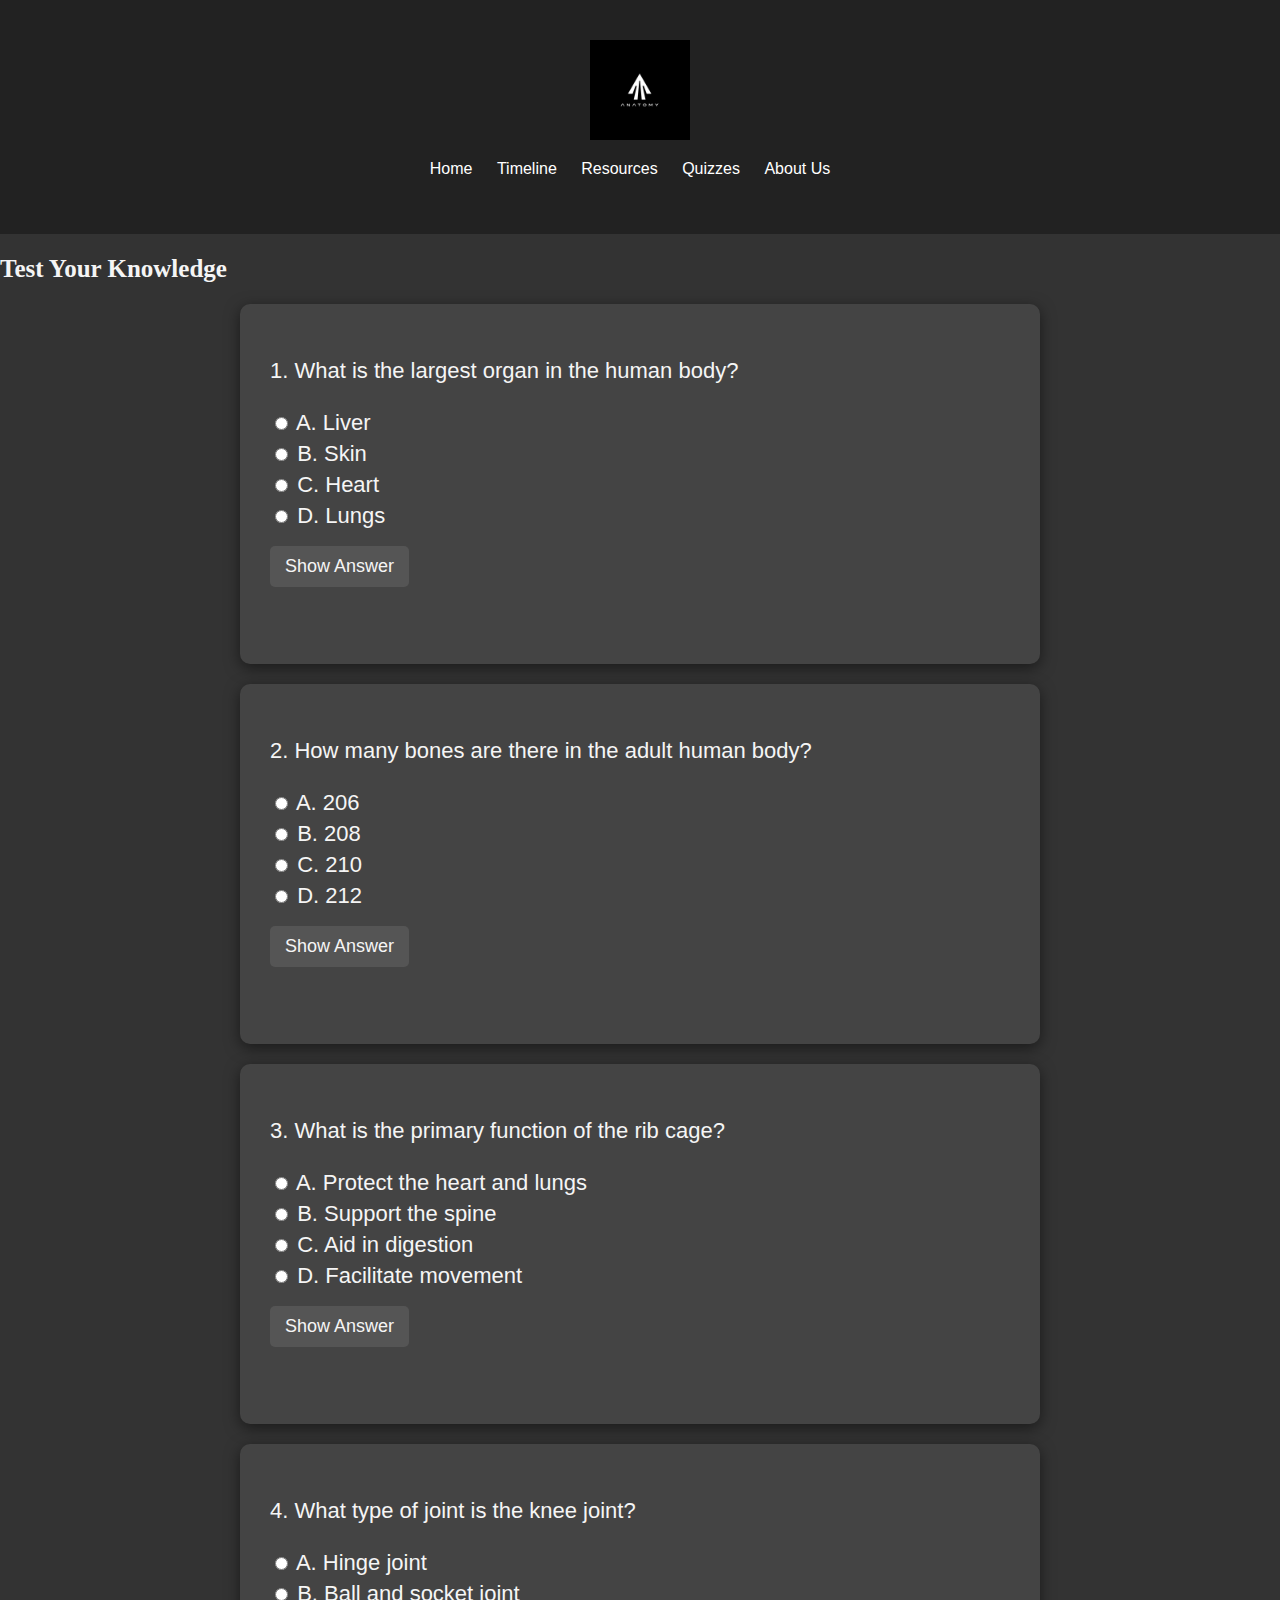
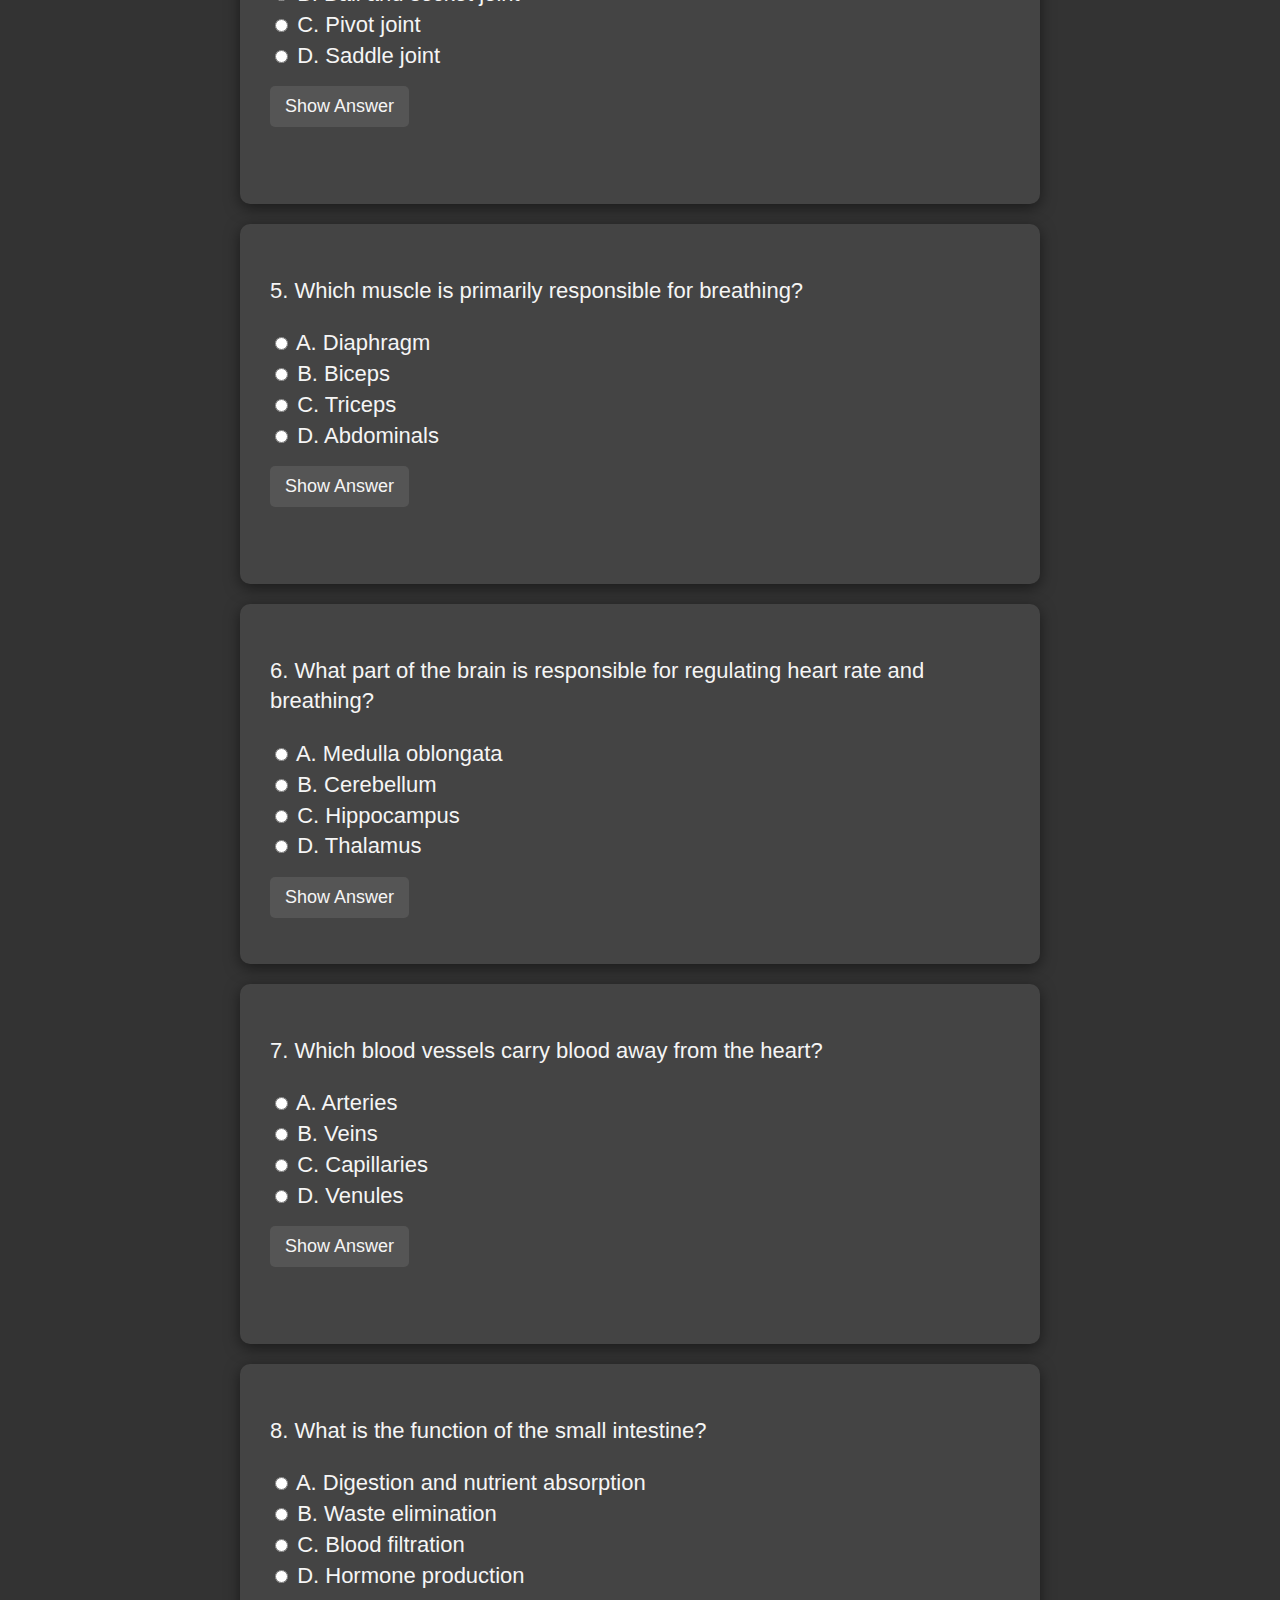
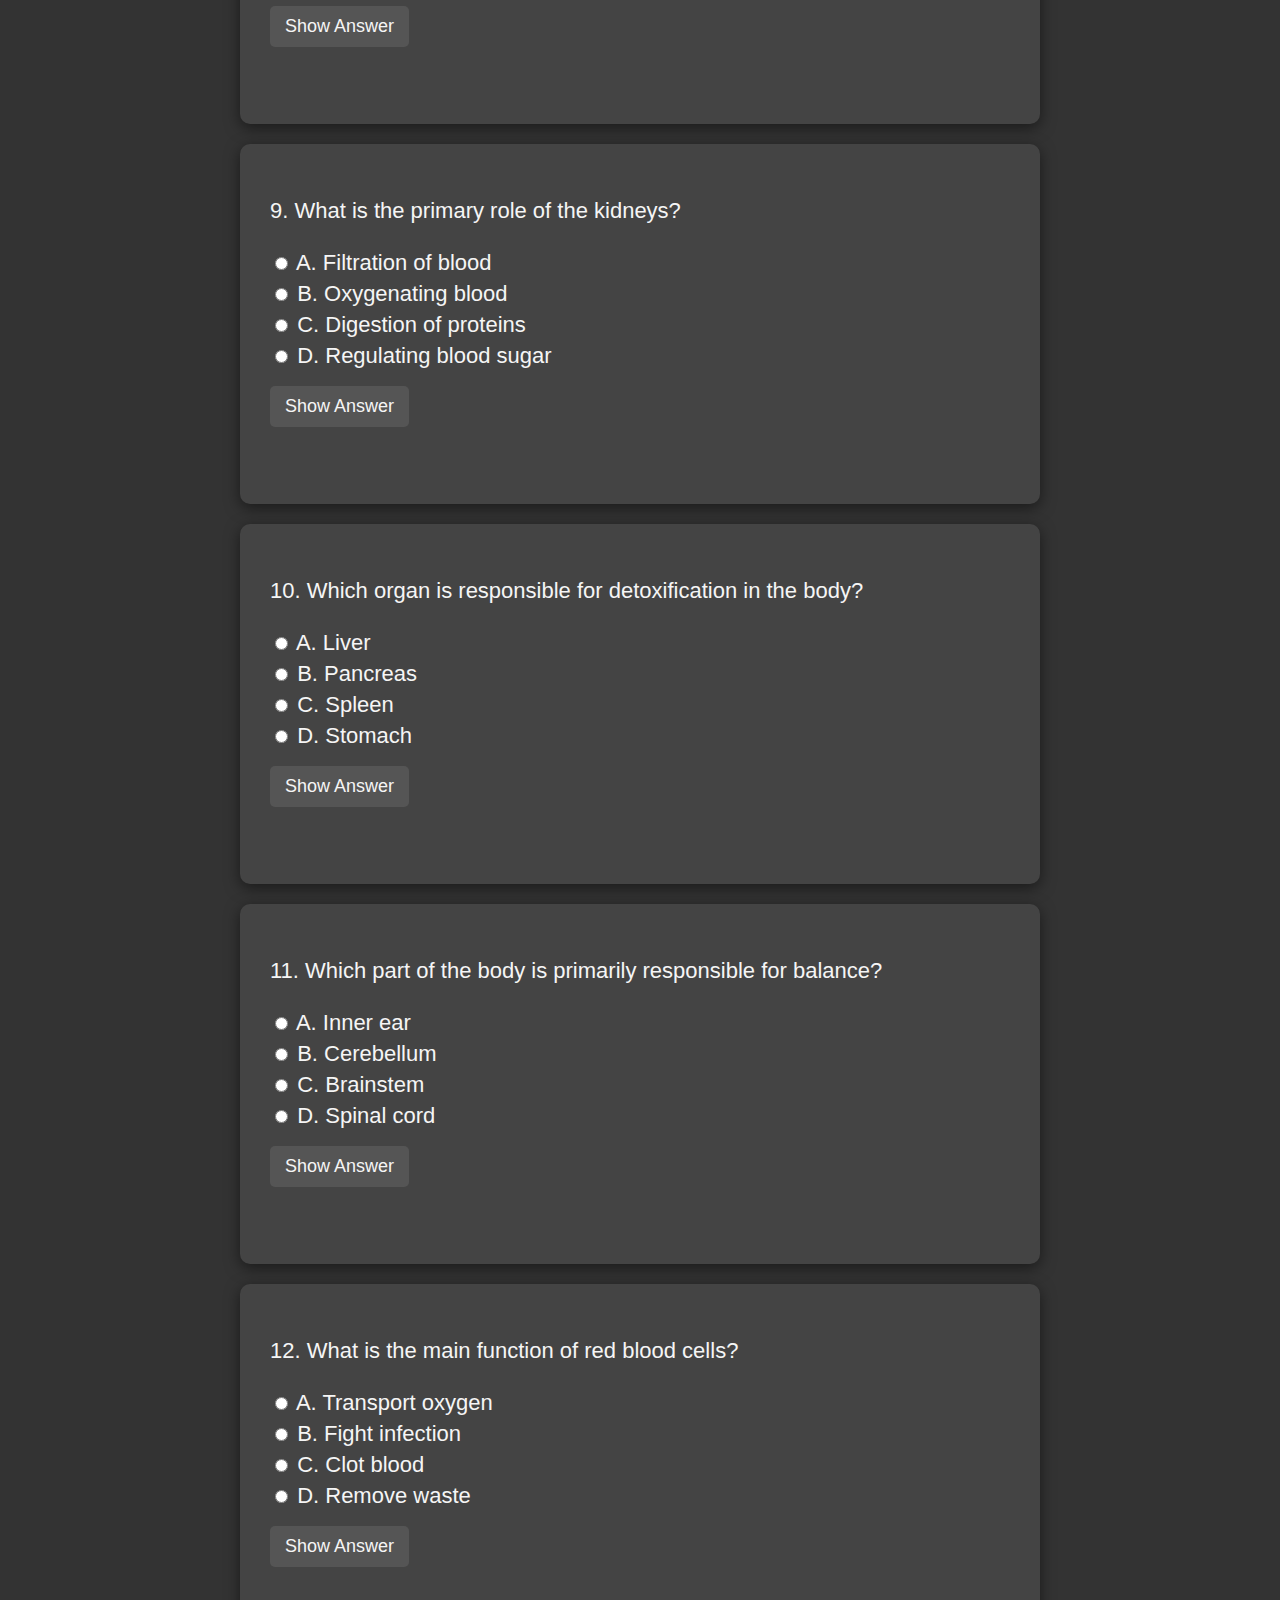
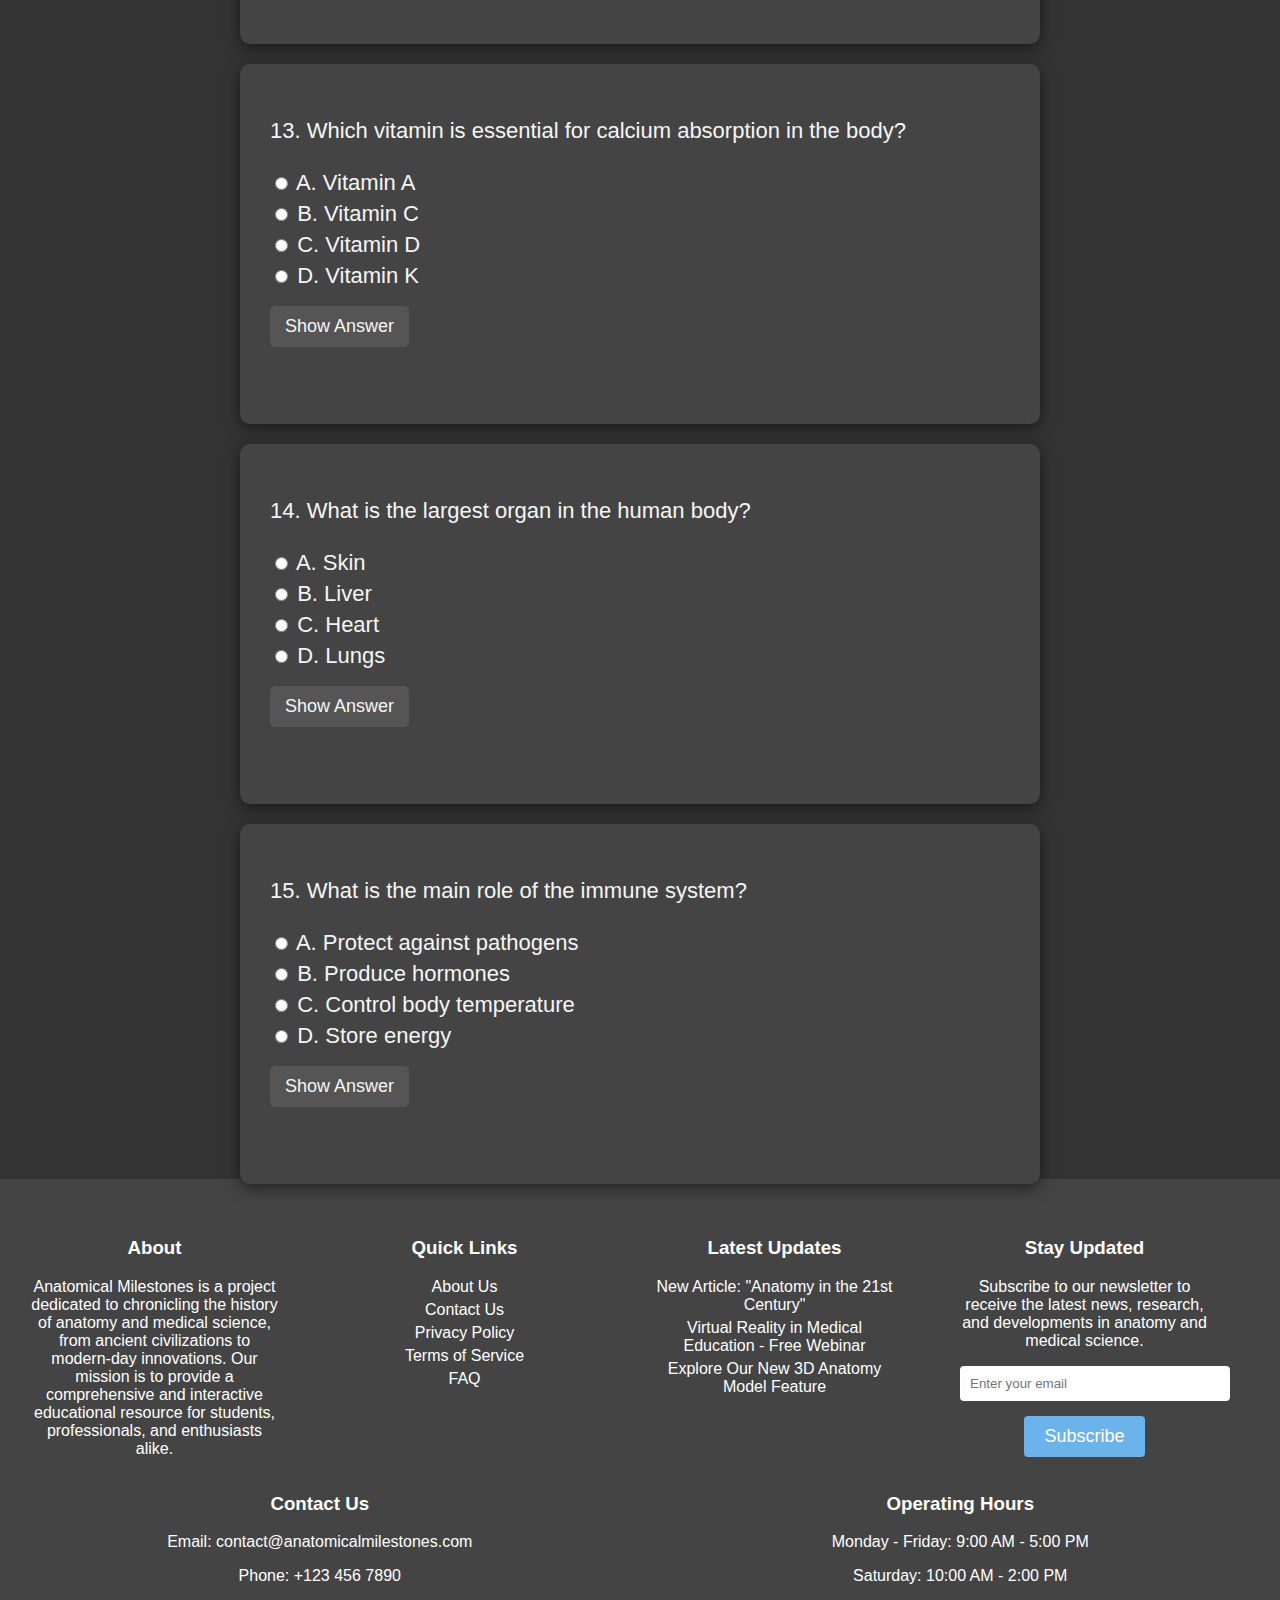
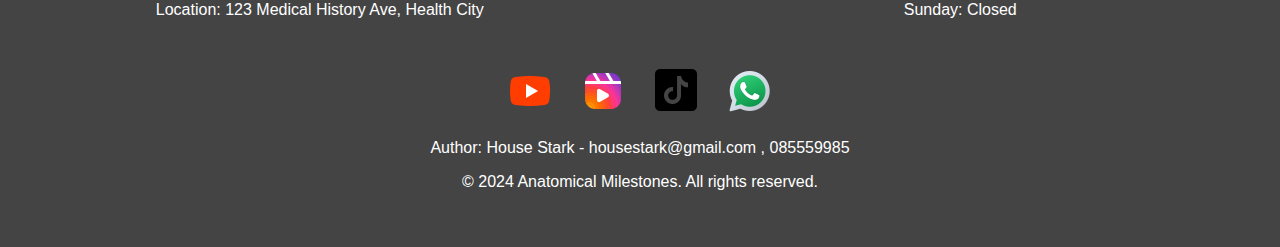
<file: quizzes.html>
<!DOCTYPE html>
<html lang="en">
<head>
    <meta charset="UTF-8">
    <meta name="viewport" content="width=device-width, initial-scale=1.0">
    <title>Anatomy Quiz</title>
    <link rel="stylesheet" href="https://cdnjs.cloudflare.com/ajax/libs/font-awesome/4.7.0/css/font-awesome.min.css">
    <link rel="stylesheet" href="quizes.css">
    <link rel="stylesheet" href="footer.css">
  <script>
    function flipCard(cardId) {
    const card = document.getElementById(cardId);
    const question = card.querySelector('.quiz-question');
    const answer = card.querySelector('.quiz-answer');

    if (question.style.display === 'none') {
        question.style.display = 'block';
        answer.style.display = 'none';
    } else {
        question.style.display = 'none';
        answer.style.display = 'block';
    }
}

  </script>
</head>
<body>

    <!-- Header Section -->
    <header>
        <div class="container">
            <a id="logo1" href="Index.html"><img  src="anatomylogo1.png" alt="logo" width="100px" height="100px"></a>
            <nav>
                <ul>
                    <li><a href="index.html">Home</a></li>
                    <li><a href="anatomicalTimelines.html">Timeline</a></li>
                    <li><a href="Resources.html">Resources</a></li>
                    <li><a href="quizzes.html">Quizzes</a></li>
                    <li><a href="about.html">About Us</a></li>
                </ul>
            </nav>
        </div>
    </header>

    <!-- Main Content Section -->
    <section>
        <h2 style="font-family: Georgia, 'Times New Roman', Times, serif; font-size: 25px; color: whitesmoke; ">Test Your Knowledge</h2>
        <div class="container">
            <div class="quiz-card" id="q1">
                <div class="quiz-question">
                    <p>1. What is the largest organ in the human body?</p>
                    <input type="radio" id="q1a" name="q1" value="A">
                    <label for="q1a">A. Liver</label><br>
                    <input type="radio" id="q1b" name="q1" value="B">
                    <label for="q1b">B. Skin</label><br>
                    <input type="radio" id="q1c" name="q1" value="C">
                    <label for="q1c">C. Heart</label><br>
                    <input type="radio" id="q1d" name="q1" value="D">
                    <label for="q1d">D. Lungs</label><br>
                    <button onclick="flipCard('q1')">Show Answer</button>
                </div>
                <div class="quiz-answer">
                    <p>Correct Answer: B. Skin</p>
                    <button onclick="flipCard('q1')">Back to Question</button>
                </div>
            </div>
        
            <div class="quiz-card" id="q2">
                <div class="quiz-question">
                    <p>2. How many bones are there in the adult human body?</p>
                    <input type="radio" id="q2a" name="q2" value="A">
                    <label for="q2a">A. 206</label><br>
                    <input type="radio" id="q2b" name="q2" value="B">
                    <label for="q2b">B. 208</label><br>
                    <input type="radio" id="q2c" name="q2" value="C">
                    <label for="q2c">C. 210</label><br>
                    <input type="radio" id="q2d" name="q2" value="D">
                    <label for="q2d">D. 212</label><br>
                    <button onclick="flipCard('q2')">Show Answer</button>
                </div>
                <div class="quiz-answer">
                    <p>Correct Answer: A. 206</p>
                    <button onclick="flipCard('q2')">Back to Question</button>
                </div>
            </div>
      
        
    <!-- Question 3 -->
    <div class="quiz-card" id="q3">
        <div class="quiz-question">
            <p>3. What is the primary function of the rib cage?</p>
            <input type="radio" id="q3a" name="q3" value="A">
            <label for="q3a">A. Protect the heart and lungs</label><br>
            <input type="radio" id="q3b" name="q3" value="B">
            <label for="q3b">B. Support the spine</label><br>
            <input type="radio" id="q3c" name="q3" value="C">
            <label for="q3c">C. Aid in digestion</label><br>
            <input type="radio" id="q3d" name="q3" value="D">
            <label for="q3d">D. Facilitate movement</label><br>
            <button onclick="flipCard('q3')">Show Answer</button>
        </div>
        <div class="quiz-answer">
            <p>Correct Answer: A. Protect the heart and lungs</p>
            <button onclick="flipCard('q3')">Back to Question</button>
        </div>
    </div>

    <!-- Question 4 -->
    <div class="quiz-card" id="q4">
        <div class="quiz-question">
            <p>4. What type of joint is the knee joint?</p>
            <input type="radio" id="q4a" name="q4" value="A">
            <label for="q4a">A. Hinge joint</label><br>
            <input type="radio" id="q4b" name="q4" value="B">
            <label for="q4b">B. Ball and socket joint</label><br>
            <input type="radio" id="q4c" name="q4" value="C">
            <label for="q4c">C. Pivot joint</label><br>
            <input type="radio" id="q4d" name="q4" value="D">
            <label for="q4d">D. Saddle joint</label><br>
            <button onclick="flipCard('q4')">Show Answer</button>
        </div>
        <div class="quiz-answer">
            <p>Correct Answer: A. Hinge joint</p>
            <button onclick="flipCard('q4')">Back to Question</button>
        </div>
    </div>

    <!-- Question 5 -->
    <div class="quiz-card" id="q5">
        <div class="quiz-question">
            <p>5. Which muscle is primarily responsible for breathing?</p>
            <input type="radio" id="q5a" name="q5" value="A">
            <label for="q5a">A. Diaphragm</label><br>
            <input type="radio" id="q5b" name="q5" value="B">
            <label for="q5b">B. Biceps</label><br>
            <input type="radio" id="q5c" name="q5" value="C">
            <label for="q5c">C. Triceps</label><br>
            <input type="radio" id="q5d" name="q5" value="D">
            <label for="q5d">D. Abdominals</label><br>
            <button onclick="flipCard('q5')">Show Answer</button>
        </div>
        <div class="quiz-answer">
            <p>Correct Answer: A. Diaphragm</p>
            <button onclick="flipCard('q5')">Back to Question</button>
        </div>
    </div>

    <!-- Question 6 -->
    <div class="quiz-card" id="q6">
        <div class="quiz-question">
            <p>6. What part of the brain is responsible for regulating heart rate and breathing?</p>
            <input type="radio" id="q6a" name="q6" value="A">
            <label for="q6a">A. Medulla oblongata</label><br>
            <input type="radio" id="q6b" name="q6" value="B">
            <label for="q6b">B. Cerebellum</label><br>
            <input type="radio" id="q6c" name="q6" value="C">
            <label for="q6c">C. Hippocampus</label><br>
            <input type="radio" id="q6d" name="q6" value="D">
            <label for="q6d">D. Thalamus</label><br>
            <button onclick="flipCard('q6')">Show Answer</button>
        </div>
        <div class="quiz-answer">
            <p>Correct Answer: A. Medulla oblongata</p>
            <button onclick="flipCard('q6')">Back to Question</button>
        </div>
    </div>

    <!-- Question 7 -->
    <div class="quiz-card" id="q7">
        <div class="quiz-question">
            <p>7. Which blood vessels carry blood away from the heart?</p>
            <input type="radio" id="q7a" name="q7" value="A">
            <label for="q7a">A. Arteries</label><br>
            <input type="radio" id="q7b" name="q7" value="B">
            <label for="q7b">B. Veins</label><br>
            <input type="radio" id="q7c" name="q7" value="C">
            <label for="q7c">C. Capillaries</label><br>
            <input type="radio" id="q7d" name="q7" value="D">
            <label for="q7d">D. Venules</label><br>
            <button onclick="flipCard('q7')">Show Answer</button>
        </div>
        <div class="quiz-answer">
            <p>Correct Answer: A. Arteries</p>
            <button onclick="flipCard('q7')">Back to Question</button>
        </div>
    </div>

    <!-- Question 8 -->
    <div class="quiz-card" id="q8">
        <div class="quiz-question">
            <p>8. What is the function of the small intestine?</p>
            <input type="radio" id="q8a" name="q8" value="A">
            <label for="q8a">A. Digestion and nutrient absorption</label><br>
            <input type="radio" id="q8b" name="q8" value="B">
            <label for="q8b">B. Waste elimination</label><br>
            <input type="radio" id="q8c" name="q8" value="C">
            <label for="q8c">C. Blood filtration</label><br>
            <input type="radio" id="q8d" name="q8" value="D">
            <label for="q8d">D. Hormone production</label><br>
            <button onclick="flipCard('q8')">Show Answer</button>
        </div>
        <div class="quiz-answer">
            <p>Correct Answer: A. Digestion and nutrient absorption</p>
            <button onclick="flipCard('q8')">Back to Question</button>
        </div>
    </div>

    <!-- Question 9 -->
    <div class="quiz-card" id="q9">
        <div class="quiz-question">
            <p>9. What is the primary role of the kidneys?</p>
            <input type="radio" id="q9a" name="q9" value="A">
            <label for="q9a">A. Filtration of blood</label><br>
            <input type="radio" id="q9b" name="q9" value="B">
            <label for="q9b">B. Oxygenating blood</label><br>
            <input type="radio" id="q9c" name="q9" value="C">
            <label for="q9c">C. Digestion of proteins</label><br>
            <input type="radio" id="q9d" name="q9" value="D">
            <label for="q9d">D. Regulating blood sugar</label><br>
            <button onclick="flipCard('q9')">Show Answer</button>
        </div>
        <div class="quiz-answer">
            <p>Correct Answer: A. Filtration of blood</p>
            <button onclick="flipCard('q9')">Back to Question</button>
        </div>
    </div>

    <!-- Question 10 -->
    <div class="quiz-card" id="q10">
        <div class="quiz-question">
            <p>10. Which organ is responsible for detoxification in the body?</p>
            <input type="radio" id="q10a" name="q10" value="A">
            <label for="q10a">A. Liver</label><br>
            <input type="radio" id="q10b" name="q10" value="B">
            <label for="q10b">B. Pancreas</label><br>
            <input type="radio" id="q10c" name="q10" value="C">
            <label for="q10c">C. Spleen</label><br>
            <input type="radio" id="q10d" name="q10" value="D">
            <label for="q10d">D. Stomach</label><br>
            <button onclick="flipCard('q10')">Show Answer</button>
        </div>
        <div class="quiz-answer">
            <p>Correct Answer: A. Liver</p>
            <button onclick="flipCard('q10')">Back to Question</button>
        </div>
    </div>
     <!-- Question 11 -->
     <div class="quiz-card" id="q11">
        <div class="quiz-question">
            <p>11. Which part of the body is primarily responsible for balance?</p>
            <input type="radio" id="q11a" name="q11" value="A">
            <label for="q11a">A. Inner ear</label><br>
            <input type="radio" id="q11b" name="q11" value="B">
            <label for="q11b">B. Cerebellum</label><br>
            <input type="radio" id="q11c" name="q11" value="C">
            <label for="q11c">C. Brainstem</label><br>
            <input type="radio" id="q11d" name="q11" value="D">
            <label for="q11d">D. Spinal cord</label><br>
            <button onclick="flipCard('q11')">Show Answer</button>
        </div>
        <div class="quiz-answer">
            <p>Correct Answer: A. Inner ear</p>
            <button onclick="flipCard('q11')">Back to Question</button>
        </div>
    </div>

    <!-- Question 12 -->
    <div class="quiz-card" id="q12">
        <div class="quiz-question">
            <p>12. What is the main function of red blood cells?</p>
            <input type="radio" id="q12a" name="q12" value="A">
            <label for="q12a">A. Transport oxygen</label><br>
            <input type="radio" id="q12b" name="q12" value="B">
            <label for="q12b">B. Fight infection</label><br>
            <input type="radio" id="q12c" name="q12" value="C">
            <label for="q12c">C. Clot blood</label><br>
            <input type="radio" id="q12d" name="q12" value="D">
            <label for="q12d">D. Remove waste</label><br>
            <button onclick="flipCard('q12')">Show Answer</button>
        </div>
        <div class="quiz-answer">
            <p>Correct Answer: A. Transport oxygen</p>
            <button onclick="flipCard('q12')">Back to Question</button>
        </div>
    </div>

    <!-- Question 13 -->
    <div class="quiz-card" id="q13">
        <div class="quiz-question">
            <p>13. Which vitamin is essential for calcium absorption in the body?</p>
            <input type="radio" id="q13a" name="q13" value="A">
            <label for="q13a">A. Vitamin A</label><br>
            <input type="radio" id="q13b" name="q13" value="B">
            <label for="q13b">B. Vitamin C</label><br>
            <input type="radio" id="q13c" name="q13" value="C">
            <label for="q13c">C. Vitamin D</label><br>
            <input type="radio" id="q13d" name="q13" value="D">
            <label for="q13d">D. Vitamin K</label><br>
            <button onclick="flipCard('q13')">Show Answer</button>
        </div>
        <div class="quiz-answer">
            <p>Correct Answer: C. Vitamin D</p>
            <button onclick="flipCard('q13')">Back to Question</button>
        </div>
    </div>

    <!-- Question 14 -->
    <div class="quiz-card" id="q14">
        <div class="quiz-question">
            <p>14. What is the largest organ in the human body?</p>
            <input type="radio" id="q14a" name="q14" value="A">
            <label for="q14a">A. Skin</label><br>
            <input type="radio" id="q14b" name="q14" value="B">
            <label for="q14b">B. Liver</label><br>
            <input type="radio" id="q14c" name="q14" value="C">
            <label for="q14c">C. Heart</label><br>
            <input type="radio" id="q14d" name="q14" value="D">
            <label for="q14d">D. Lungs</label><br>
            <button onclick="flipCard('q14')">Show Answer</button>
        </div>
        <div class="quiz-answer">
            <p>Correct Answer: A. Skin</p>
            <button onclick="flipCard('q14')">Back to Question</button>
        </div>
    </div>

    <!-- Question 15 -->
    <div class="quiz-card" id="q15">
        <div class="quiz-question">
            <p>15. What is the main role of the immune system?</p>
            <input type="radio" id="q15a" name="q15" value="A">
            <label for="q15a">A. Protect against pathogens</label><br>
            <input type="radio" id="q15b" name="q15" value="B">
            <label for="q15b">B. Produce hormones</label><br>
            <input type="radio" id="q15c" name="q15" value="C">
            <label for="q15c">C. Control body temperature</label><br>
            <input type="radio" id="q15d" name="q15" value="D">
            <label for="q15d">D. Store energy</label><br>
            <button onclick="flipCard('q15')">Show Answer</button>
        </div>
        <div class="quiz-answer">
            <p>Correct Answer: A. Protect against pathogens</p>
            <button onclick="flipCard('q15')">Back to Question</button>
        </div>
    </div>
          
        </div>
    </section>
    
    </div>
   <!-- Footer Section -->
   <footer class="footer">
    <div class="footer-container">
      <!-- About Section -->
      <div class="footer-section about-section">
        <h3>About</h3>
        <p>
          Anatomical Milestones is a project dedicated to chronicling the history of anatomy and medical science, from ancient civilizations to modern-day innovations. Our mission is to provide a comprehensive and interactive educational resource for students, professionals, and enthusiasts alike.
        </p>
      </div>
  
      <div class="separator"></div>
  
      <!-- Quick Links -->
      <div class="footer-section quick-links">
        <h3>Quick Links</h3>
        <ul>
          <li><a href="About.html">About Us</a></li>
          <li><a href="About.html#contact">Contact Us</a></li>
          <li><a href="/privacy-policy">Privacy Policy</a></li>
          <li><a href="/terms-of-service">Terms of Service</a></li>
          <li><a href="/faq">FAQ</a></li>
        </ul>
      </div>
  
      <div class="separator"></div>
  
      <!-- Latest News -->
      <div class="footer-section latest-news">
        <h3>Latest Updates</h3>
        <ul>
          <li><a href="#">New Article: "Anatomy in the 21st Century"</a></li>
          <li><a href="#">Virtual Reality in Medical Education - Free Webinar</a></li>
          <li><a href="#">Explore Our New 3D Anatomy Model Feature</a></li>
        </ul>
      </div>
  
      <div class="separator"></div>
  
      <!-- Newsletter Signup -->
      <div class="footer-section newsletter-signup">
        <h3>Stay Updated</h3>
        <p>Subscribe to our newsletter to receive the latest news, research, and developments in anatomy and medical science.</p>
        <form action="#" method="post">
          <input type="email" placeholder="Enter your email" required>
          <button type="submit">Subscribe</button>
        </form>
      </div>
  
      <div class="separator"></div>
  
      <!-- Contact Info -->
      <div class="footer-section contact-info">
        <h3>Contact Us</h3>
        <p>Email: contact@anatomicalmilestones.com</p>
        <p>Phone: +123 456 7890</p>
        <p>Location: 123 Medical History Ave, Health City</p>
      </div>
  
      <div class="separator"></div>
  
      <!-- Operating Hours -->
      <div class="footer-section operating-hours">
        <h3>Operating Hours</h3>
        <p>Monday - Friday: 9:00 AM - 5:00 PM</p>
        <p>Saturday: 10:00 AM - 2:00 PM</p>
        <p>Sunday: Closed</p>
      </div>
    </div>
  
    <!-- Social Media & Author Info -->
    <div class="social-icons">
      <a href="https://youtu.be/uBGl2BujkPQ?t=5"><img src="youtube.png" alt="YouTube Icon"></a>
      <a href="https://www.instagram.com/?hl=en"><img src="instagram.png" alt="Instagram Icon"></a>
      <a href="https://www.tiktok.com/?lang=en"><img src="tiktok.png" alt="TikTok Icon"></a>
      <a href="https://www.whatsapp.com/"><img src="whatsapp.png" alt="WhatsApp Icon"></a>
    </div>
  
    <p class="author-info">Author: House Stark - housestark@gmail.com , 085559985</p>
    <p>&copy; 2024 Anatomical Milestones. All rights reserved.</p>
  </footer>
</body>
</html>
</file>
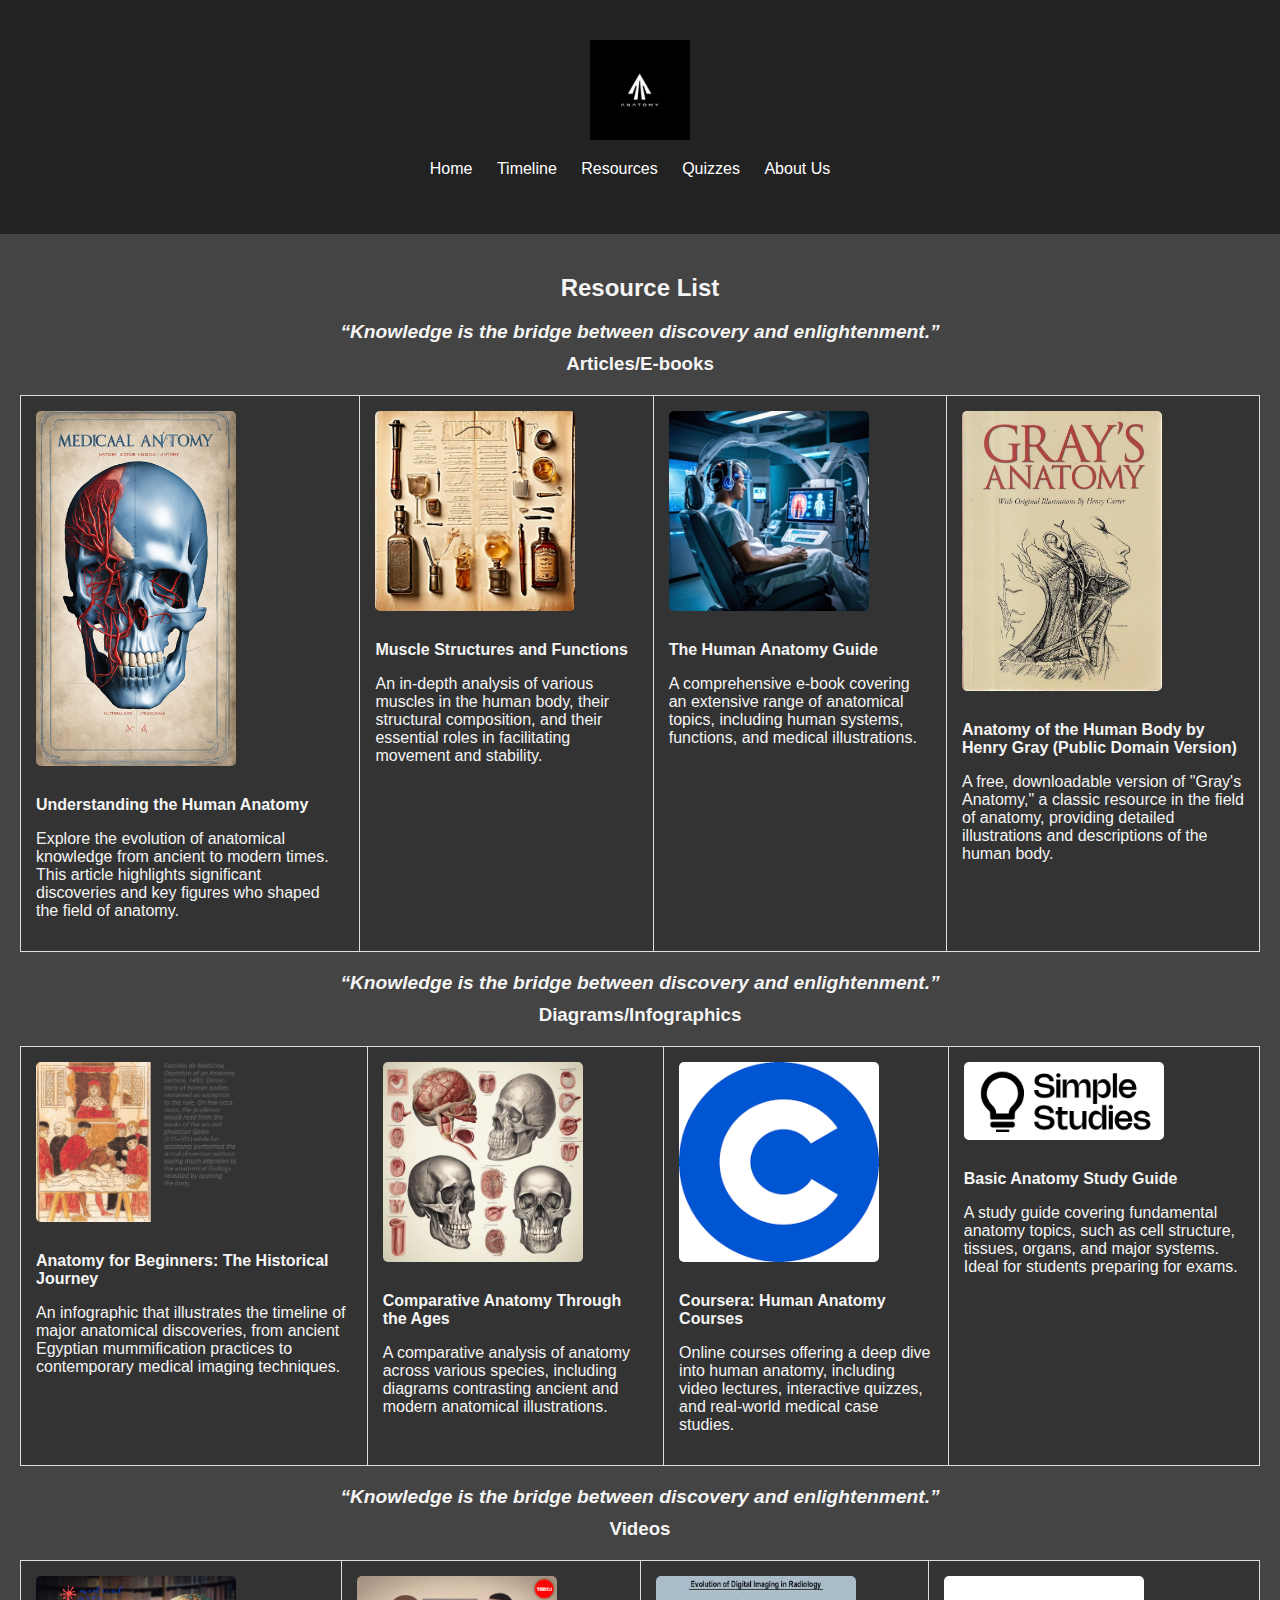
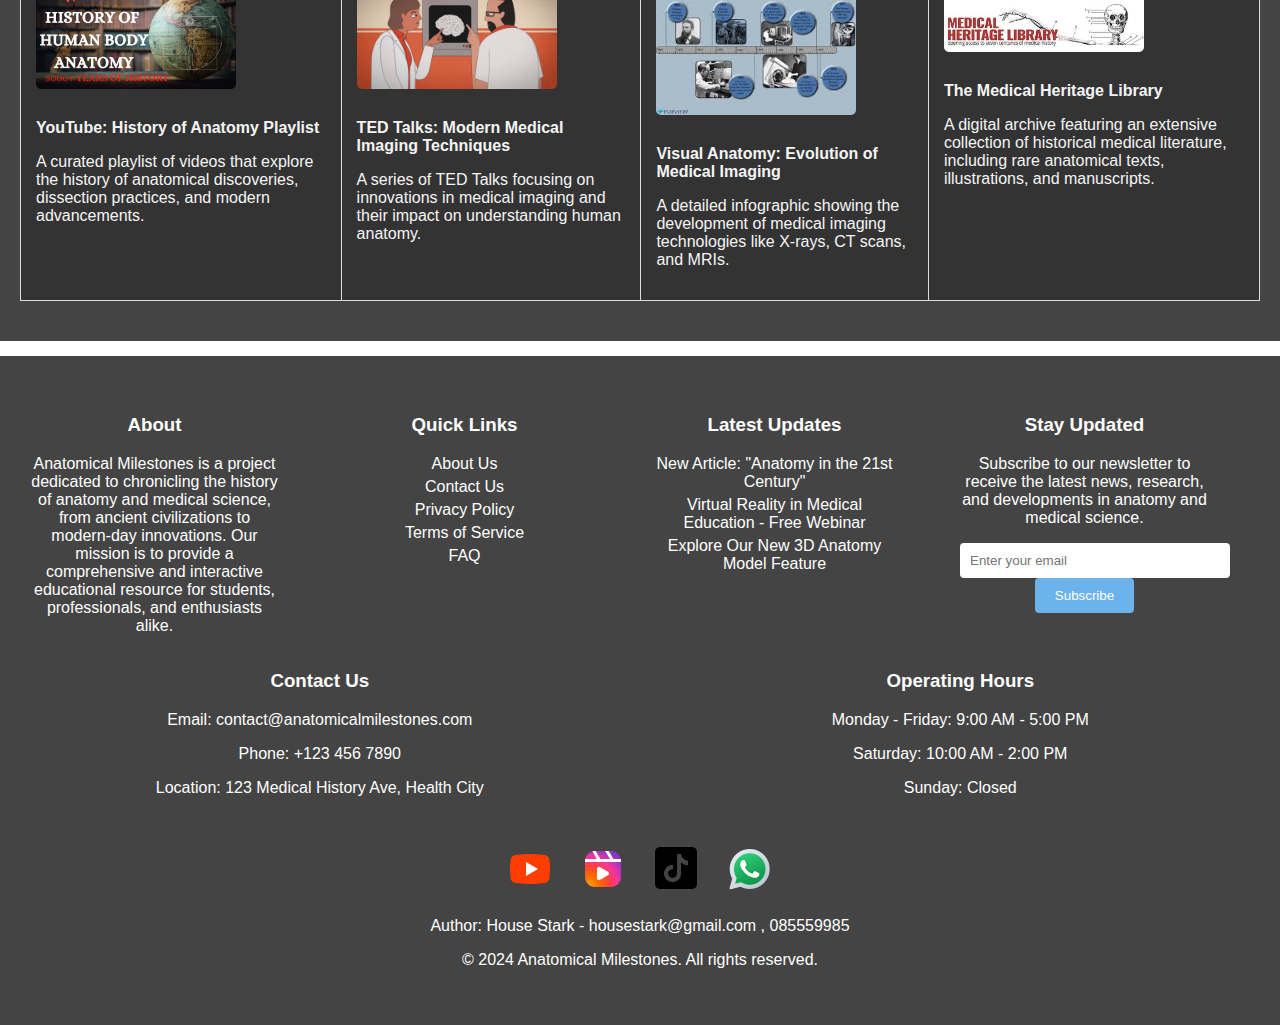
<file: Resources.html>
<!DOCTYPE html>
<html lang="en">
<head>
    <meta charset="UTF-8">
    <meta name="viewport" content="width=device-width, initial-scale=1.0">
    <title>Resources - Anatomy Journey</title>
    <link rel="stylesheet" href="https://cdnjs.cloudflare.com/ajax/libs/font-awesome/4.7.0/css/font-awesome.min.css">
    <link rel="stylesheet" href="Resources.css">
    <link rel="stylesheet" href="footer.css">
    
</head>
<body>
    <!-- Header Section -->
   <header>
    <div class="container">
       
       <a href="Index.html"><img  src="anatomylogo1.png" alt="logo" width="100px" height="100px"></a>
        <nav>
            <ul>
                <li><a href="index.html">Home</a></li>
                <li><a href="anatomicalTimelines.html">Timeline</a></li>
                <li><a href="Resources.html">Resources</a></li>
                <li><a href="quizzes.html">Quizzes</a></li>
                <li><a href="about.html">About Us</a></li>
            </ul>
        </nav>
    </div>
</header>
    <!-- Main Content Section -->
    <section>
        <h2>Resource List</h2>
        <!-- Articles -->
        <h3>Articles/E-books</h3>
        <table >
            <tr>
                <td>
                    <img src="pic1.jpeg" alt="Anatomy Article Thumbnail" width="200">
                    <p><a href="https://www.nationalgeographic.com/science/article/brain-2" target="_blank">Understanding the Human Anatomy</a></p>
                    <p>Explore the evolution of anatomical knowledge from ancient to modern times. This article highlights significant discoveries and key figures who shaped the field of anatomy.</p>
                </td>
                <td>
                    <img src="pic2.jpeg" alt="Muscle Structure Thumbnail" width="200">
                    <p><a href="https://open.oregonstate.education/aandp/chapter/10-2-skeletal-muscle/" target="_blank">Muscle Structures and Functions</a></p>
                    <p>An in-depth analysis of various muscles in the human body, their structural composition, and their essential roles in facilitating movement and stability.</p>
                </td>
                <td>
                    <img src="pic3.jpeg" alt="Anatomy E-Book Thumbnail" width="200">
                    <p><a href="https://www.amazon.com/Grays-Anatomy-Collectors-Henry-Gray/dp/B00722U5QS" target="_blank">The Human Anatomy Guide</a></p>
                    <p>A comprehensive e-book covering an extensive range of anatomical topics, including human systems, functions, and medical illustrations.</p>
                </td>
                <td>
                    <img src="pic4.jpg" alt="Anatomy of the Human Body" width="200">
                    <p><a href="https://archive.org/details/graysanatomy1924/page/564/mode/2up" target="_blank">Anatomy of the Human Body by Henry Gray (Public Domain Version)</a></p>
                    <p>A free, downloadable version of "Gray's Anatomy," a classic resource in the field of anatomy, providing detailed illustrations and descriptions of the human body.</p>
                </td>
            </tr>
        </table>

        <!-- Diagrams and Infographics -->
        <h3>Diagrams/Infographics</h3>
        <table >
            <tr>
                <td>
                    <img src="pic7.png" alt="Anatomy for Beginners: The Historical Journey" width="200">
                    <p><a href="https://bodyworlds.com/about/history-of-anatomy/" target="_blank">Anatomy for Beginners: The Historical Journey</a></p>
                    <p>An infographic that illustrates the timeline of major anatomical discoveries, from ancient Egyptian mummification practices to contemporary medical imaging techniques.</p>
                </td>
                <td>
                    <img src="pic6.jpeg" alt="Comparative Anatomy Through the Ages" width="200">
                    <p><a href="https://en.wikipedia.org/wiki/Comparative_anatomy#:~:text=Comparative%20anatomy%20studies%20similarities%20and,skeletons%20of%20birds%20and%20humans." target="_blank">Comparative Anatomy Through the Ages</a></p>
                    <p>A comparative analysis of anatomy across various species, including diagrams contrasting ancient and modern anatomical illustrations.</p>
                </td>
                <td>
                    <img src="pic8.png" alt="Coursera: Human Anatomy Courses" width="200">
                    <p><a href="https://www.coursera.org/specializations/anatomy?utm_medium=sem&utm_source=gg&utm_campaign=b2c_emea__coursera_ftcof_career-academy_arte_april_24_dr_geo-sa_pmax_gads_lg-all&campaignid=21182638940&adgroupid=&device=c&keyword=&matchtype=&network=x&devicemodel=&adposition=&creativeid=&hide_mobile_promo=&gad_source=1&gclid=CjwKCAjw59q2BhBOEiwAKc0ijSPa3PavL6e8R33UeY21NQMhM-TXRHovj0WBm-YtS65cUveQ5qClDBoCjEoQAvD_BwE" target="_blank">Coursera: Human Anatomy Courses</a></p>
                    <p>Online courses offering a deep dive into human anatomy, including video lectures, interactive quizzes, and real-world medical case studies.</p>
                </td>
                <td>
                    <img src="pic9.png" alt="Basic Anatomy Study Guide Thumbnail" width="200">
                    <p><a href="https://www.simplestudies.org/studyguides/anatomy-and-physiology" target="_blank">Basic Anatomy Study Guide</a></p>
                    <p>A study guide covering fundamental anatomy topics, such as cell structure, tissues, organs, and major systems. Ideal for students preparing for exams.</p>
                </td>
            </tr>
        </table>

        <!-- Images/Videos -->
        <h3>Videos</h3>
        <table >
            <tr>
                <td>
                    <img src="pic10.jpg" alt="YouTube: History of Anatomy Playlist" width="200">
                    <p><a href="https://www.youtube.com/watch?v=Y6x5lcA0cwI&t=19s" target="_blank">YouTube: History of Anatomy Playlist</a></p>
                    <p>A curated playlist of videos that explore the history of anatomical discoveries, dissection practices, and modern advancements.</p>
                </td>
                <td>
                    <img src="pic11.jpg" alt="TED Talks: Modern Medical Imaging Techniques" width="200">
                    <p><a href="https://www.youtube.com/watch?v=8dgoeYPoE-0&list=PLtx-qUNKJwDz2h9S5Yvil7NmwuofKC9C3" target="_blank">TED Talks: Modern Medical Imaging Techniques</a></p>
                    <p>A series of TED Talks focusing on innovations in medical imaging and their impact on understanding human anatomy.</p>
                </td>
                <td>
                    <img src="pic12.jfif" alt="Visual Anatomy: Evolution of Medical Imaging" width="200">
                    <p><a href="https://www.youtube.com/watch?v=EeZNhX0IqsY" target="_blank">Visual Anatomy: Evolution of Medical Imaging</a></p>
                    <p>A detailed infographic showing the development of medical imaging technologies like X-rays, CT scans, and MRIs.</p>
                </td>
                <td>
                    <img src="pic13.jfif" alt="The Medical Heritage Library" width="200">
                    <p><a href="https://www.youtube.com/@medicalheritagelibrary3349" target="_blank">The Medical Heritage Library</a></p>
                    <p>A digital archive featuring an extensive collection of historical medical literature, including rare anatomical texts, illustrations, and manuscripts.</p>
                </td>
            </tr>
        </table>
    </section>

    <!-- Footer Section -->
    <footer class="footer">
        <div class="footer-container">
          <!-- About Section -->
          <div class="footer-section about-section">
            <h3>About</h3>
            <p>
              Anatomical Milestones is a project dedicated to chronicling the history of anatomy and medical science, from ancient civilizations to modern-day innovations. Our mission is to provide a comprehensive and interactive educational resource for students, professionals, and enthusiasts alike.
            </p>
          </div>
      
          <div class="separator"></div>
      
          <!-- Quick Links -->
          <div class="footer-section quick-links">
            <h3>Quick Links</h3>
            <ul>
              <li><a href="About.html">About Us</a></li>
              <li><a href="About.html#contact">Contact Us</a></li>
              <li><a href="/privacy-policy">Privacy Policy</a></li>
              <li><a href="/terms-of-service">Terms of Service</a></li>
              <li><a href="/faq">FAQ</a></li>
            </ul>
          </div>
      
          <div class="separator"></div>
      
          <!-- Latest News -->
          <div class="footer-section latest-news">
            <h3>Latest Updates</h3>
            <ul>
              <li><a href="#">New Article: "Anatomy in the 21st Century"</a></li>
              <li><a href="#">Virtual Reality in Medical Education - Free Webinar</a></li>
              <li><a href="#">Explore Our New 3D Anatomy Model Feature</a></li>
            </ul>
          </div>
      
          <div class="separator"></div>
      
          <!-- Newsletter Signup -->
          <div class="footer-section newsletter-signup">
            <h3>Stay Updated</h3>
            <p>Subscribe to our newsletter to receive the latest news, research, and developments in anatomy and medical science.</p>
            <form action="#" method="post">
              <input type="email" placeholder="Enter your email" required>
              <button type="submit">Subscribe</button>
            </form>
          </div>
      
          <div class="separator"></div>
      
          <!-- Contact Info -->
          <div class="footer-section contact-info">
            <h3>Contact Us</h3>
            <p>Email: contact@anatomicalmilestones.com</p>
            <p>Phone: +123 456 7890</p>
            <p>Location: 123 Medical History Ave, Health City</p>
          </div>
      
          <div class="separator"></div>
      
          <!-- Operating Hours -->
          <div class="footer-section operating-hours">
            <h3>Operating Hours</h3>
            <p>Monday - Friday: 9:00 AM - 5:00 PM</p>
            <p>Saturday: 10:00 AM - 2:00 PM</p>
            <p>Sunday: Closed</p>
          </div>
        </div>
      
        <!-- Social Media & Author Info -->
        <div class="social-icons">
          <a href="https://youtu.be/uBGl2BujkPQ?t=5"><img src="youtube.png" alt="YouTube Icon"></a>
          <a href="https://www.instagram.com/?hl=en"><img src="instagram.png" alt="Instagram Icon"></a>
          <a href="https://www.tiktok.com/?lang=en"><img src="tiktok.png" alt="TikTok Icon"></a>
          <a href="https://www.whatsapp.com/"><img src="whatsapp.png" alt="WhatsApp Icon"></a>
        </div>
      
        <p class="author-info">Author: House Stark - housestark@gmail.com , 085559985</p>
        <p>&copy; 2024 Anatomical Milestones. All rights reserved.</p>
      </footer>
      
      
</body>
</html>
</file>
<file: about.css>
@keyframes slideIn {
    from {
        transform: translateX(100%); /* Start off-screen (to the right) */
        opacity: 0; /* Start with opacity 0 */
    }
    to {
        transform: translateX(0); /* End at its original position */
        opacity: 1; /* End with opacity 1 */
    }
}
.abt p{
    color: white;
}
.abt img {
    flex: 1;
    max-width: 400px;
    text-align: center;
    animation: slideIn 0.5s ease-out; /* 0.5s duration and ease-out timing function */
    display: block;
    
}
.abt {
    display: flex;
    flex-wrap: wrap; /* Wrap if screen is too small */
    justify-content: center; /* Center members horizontally */
    align-items: center; /* Align members vertically in the middle */
    gap: 20px; /* Space between members */
    padding: 20px;
}
.abt h3{
    font-size: 35px;
    color:#333333;
    animation: slideIn 2s ease-out; 
}
.abouth h2{
    color:#333333;
}
.foot101{
    position:static;
    left: 0;bottom: 0;
    width: 100%;
    background-color: gray;
    color: white;
    text-align: center;
} 
@media (max-width: 768px) {
    .abt img {
        max-width: 100%; /* Ensure it scales down for small screens */
    }
}
</file>
<file: footer.css>
/* Footer Styles */


/* Footer Styles */
.footer {
  background-color: #444;
  color: white;
  text-align: center;
  padding: 40px 20px;
  font-size: 16px;
  margin-top: -5px;
}

.footer-container {
  display: flex;
  flex-wrap: wrap;
  justify-content: space-between;
  align-items: flex-start;
  margin-bottom: 20px;
}

.footer-section {
  flex: 1; /* Adjust to your preference */
  margin: 0 10px; /* Space around each section */
  min-width: 200px; /* Minimum width for each section */
}

.separator {
  width: 1px;
  background-color: white;
  height: 100%;
  margin: 0 20px; /* Space between sections */
}

.footer .quick-links ul,
.footer .latest-news ul {
  list-style: none;
  padding: 0;
}

.footer .quick-links ul li,
.footer .latest-news ul li {
  margin: 5px 0;
}

.footer .quick-links ul li a,
.footer .latest-news ul li a {
  color: white;
  text-decoration: none;
  transition: color 0.3s ease;
}

.footer .quick-links ul li a:hover,
.footer .latest-news ul li a:hover {
  color: #6cb2eb;
}

.footer .newsletter-signup input {
  padding: 10px;
  border: none;
  border-radius: 4px;
  width: 250px;
  margin-right: 10px;
}

.footer .newsletter-signup button {
  padding: 10px 20px;
  background-color: #6cb2eb;
  border: none;
  border-radius: 4px;
  color: white;
  cursor: pointer;
}

.footer .newsletter-signup button:hover {
  background-color: #4c8bb0;
}

.footer .social-icons {
  margin-top: 30px;
}

.footer .social-icons img {
  margin: 0 10px; /* Space around social icons */
}

.footer .author-info {
  margin-top: 20px;
}
</file>
<file: anatomicalTimelines.css>
/* anatomicalTimelines.css */

body {
  font-family: Arial, sans-serif;
  margin: 0;
  padding: 0;
  color: whitesmoke;
  overflow-x: hidden;
  background-color: #333;
}

header {
  background-color: #222;
  padding: 20px;
  color: #fff;
  text-align: center;
  padding-top: 40px;
  padding-bottom: 40px;
}

nav ul {
  list-style-type: none;
  padding: 0;
}

nav ul li {
  display: inline-block;
  margin-right: 20px;
}

nav ul li a {
  color: #fff;
  text-decoration: none;
}
nav ul li a:hover {
  background-color: gray;
}

/* Timeline Section Styles */
.timeline {
  position: relative;
  max-width: 1200px;
  margin: 0 auto;
}

.timeline div {
  margin: 10px 0;
}

.timeline h2 {
  text-align: center;
  margin-bottom: 20px;
  font-size: 32px;
  color: whitesmoke;
  border-bottom: 2px solid #eaeaea;
  padding-bottom: 10px;
}
.backtoT h1 a{
 color: whitesmoke;
 text-decoration: none;
}
.backtoT h1 a:hover{
  color: gray;
  text-decoration: none;
 }
/* Container Styles */
.container {
  padding: 20px;
  position: relative;
  background-color: #f9f9f9;
  width: 45%;
  border-radius: 8px;
  box-shadow: 0 4px 8px rgba(0, 0, 0, 0.1);
}

/* Left Container */
.container.left {
  left: 0;
  float: left;
  border-left: 6px solid #6cb2eb;
  margin-right: 55%;
}

/* Right Container */
.container.right {
  right: 0;
  float: right;
  border-right: 6px solid #6cb2eb;
  margin-left: 55%;
}

/* Clearfix */
.timeline::after {
  content: '';
  display: table;
  clear: both;
}

/* General Timeline Text and Image */
.timeline h3 {
  font-size: 24px;
  color: #333;
  margin-bottom: 15px;
}

.timeline p {
  font-size: 16px;
  line-height: 1.6;
  color: #555;
}

.timeline img {
  width: 100%;
  border-radius: 5px;
  margin-bottom: 15px;
}

/* Hover Effect */
.container:hover {
  background-color: #e6f7ff;
}

/* Media Queries for Responsive Design */
@media screen and (max-width: 768px) {
  .container {
    width: 100%;
    margin-left: 0;
    margin-right: 0;
  }
  
  .container.left,
  .container.right {
    float: none;
    border-left: 6px solid #6cb2eb;
    border-right: none;
  }
}
</file>
<file: quizes.css>
header {
    background-color: #222;
    padding: 20px;
    color: #fff;
    text-align: center;
    padding-top: 40px;
    padding-bottom: 40px;
}
header div #logo1{
    margin-bottom: -20px;
}
nav ul {
    list-style-type: none;
    margin-right: 40px;
    
}

nav ul li {
    display: inline-block;
    margin-right: 20px;
}

nav ul li a {
    color: #fff;
    text-decoration: none;
}
nav ul li a:hover {
    background-color: gray;
}
body {
    font-family: Arial, sans-serif;
    margin: 0;
    padding: 0;
    background-color: #333;
    overflow-x: hidden;
}

.container {
    max-width: 800px; /* Limit the width of the container */
    margin: 0 auto; /* Center the container */
    display: flex; /* Use flexbox for card layout */
    flex-direction: column; /* Stack cards vertically */
    gap: 20px; /* Space between cards */
  
}

.quiz-card {
    background-color: #444; /* Darker background for quiz cards */
    color: whitesmoke; /* Light text color */
    padding: 30px; /* Add padding for cards */
    border-radius: 10px; /* Rounded corners */
    box-shadow: 0 4px 15px rgba(0, 0, 0, 0.5); /* Add shadow for depth */
    font-size: 22px; /* Increase font size for questions */
    line-height: 1.4; /* Increase line height for readability */
    position: relative; /* Positioning for button */
    height: 300px; /* Fixed height for cards */
    transition: transform 0.3s ease, box-shadow 0.3s ease; /* Animation for transform and shadow */
}

.quiz-card:hover {
    transform: translateY(-5px); /* Move the card up on hover */
    box-shadow: 0 8px 30px rgba(0, 0, 0, 0.6); /* Increase shadow on hover */
}

.quiz-question {
    display: block; /* Block display for questions */
}

.quiz-answer {
    display: none; /* Hide answer by default */
}

button {
    margin-top: 15px; /* Space above buttons */
    padding: 10px 15px; /* Button padding */
    background-color: #555; /* Darker background for buttons */
    color: whitesmoke; /* Light text color for buttons */
    border: none; /* Remove default border */
    border-radius: 5px; /* Rounded corners for buttons */
    cursor: pointer; /* Pointer cursor for buttons */
    font-size: 18px; /* Button font size */
}

button:hover {
    background-color: #666; /* Change button background on hover */
}
</file>
<file: Resources.css>
/* Global Styles */
body {
    font-family: Arial, sans-serif;
    margin: 0;
    padding: 0;
    color: whitesmoke;
    overflow-x: hidden;
}

header {
    background-color: #222;
    padding: 20px;
    color: #fff;
    text-align: center;
    padding-top: 40px;
   padding-bottom: 40px;
}

nav ul {
    list-style-type: none;
    padding: 0;
}

nav ul li {
    display: inline-block;
    margin-right: 20px;
}

nav ul li a {
    color: #fff;
    text-decoration: none;
}
nav ul li a:hover {
    background-color: gray;
}
#homelink a{
    text-decoration: none; 
    color: whitesmoke;  
    font-family: Tahoma, Verdana, sans-serif;
    font-size:large;
    font-style: italic;
    font-size: 30px;
}
/* Main Content Section */
section {
    padding: 20px;
    text-align: center;
    background-color: #444; /* Warm Beige */
    margin-bottom: 20px;
}

section h2, section h3 {
    margin-bottom: 15px;
    color: whitesmoke;
}

section table {
    width: 100%;
    border-collapse: collapse;
    margin: 20px 0;
}

section td {
    padding: 15px;
    text-align: left;
    vertical-align: top;
    border: 1px solid #ddd;
    background-color: #333; /* White for table cells */
}

section img {
    max-width: 100%;
    height: auto;
    margin-bottom: 10px;
    border-radius: 5px;
}

/* Sub-heading Slideshow */
section h3::before {
    content: "“Knowledge is the bridge between discovery and enlightenment.”";
    display: block;
    font-size: 1.2rem;
    color: whitesmoke; /* Vibrant Teal */
    font-style: italic;
    margin-bottom: 10px;
    animation: fade-in 5s infinite;
}

@keyframes fade-in {
    0% { opacity: 0; }
    50% { opacity: 1; }
    100% { opacity: 0; }
}

/* Links in Resources Section */
section a {
    color: whitesmoke; /* Vibrant Teal */
    text-decoration: none;
    font-weight: bold;
}

section a:hover {
    text-decoration: underline;
    color: #005f5f; /* Darker Teal */
}

/* Responsive Media Queries */
@media (max-width: 768px) {
    nav {
        display: block;
        text-align: center;
    }
    
    nav a {
        display: block;
        margin: 10px 0;
    }

    section table {
        width: 100%;
    }
    
    section td {
        display: block;
        width: 100%;
        margin-bottom: 10px;
    }
    
    footer a img {
        width: 30px;
        height: 30px;
    }
}
</file>
